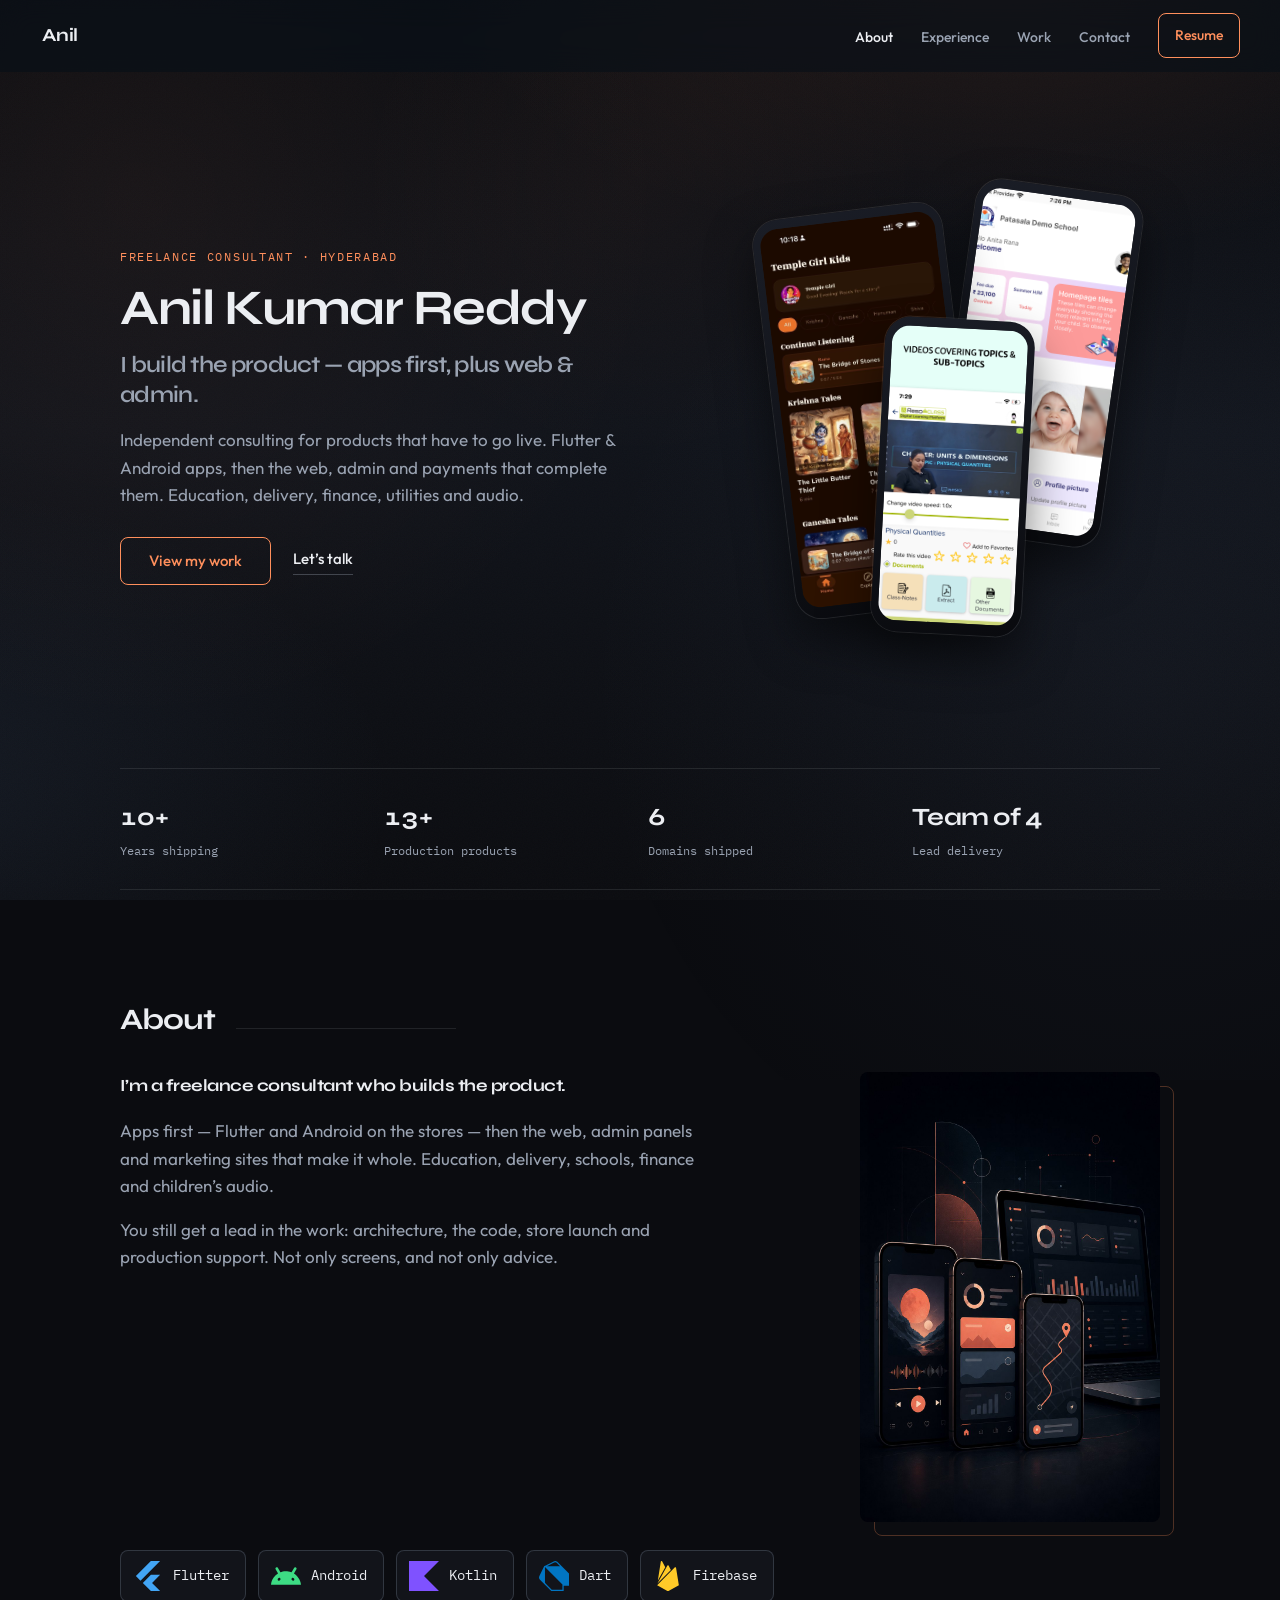
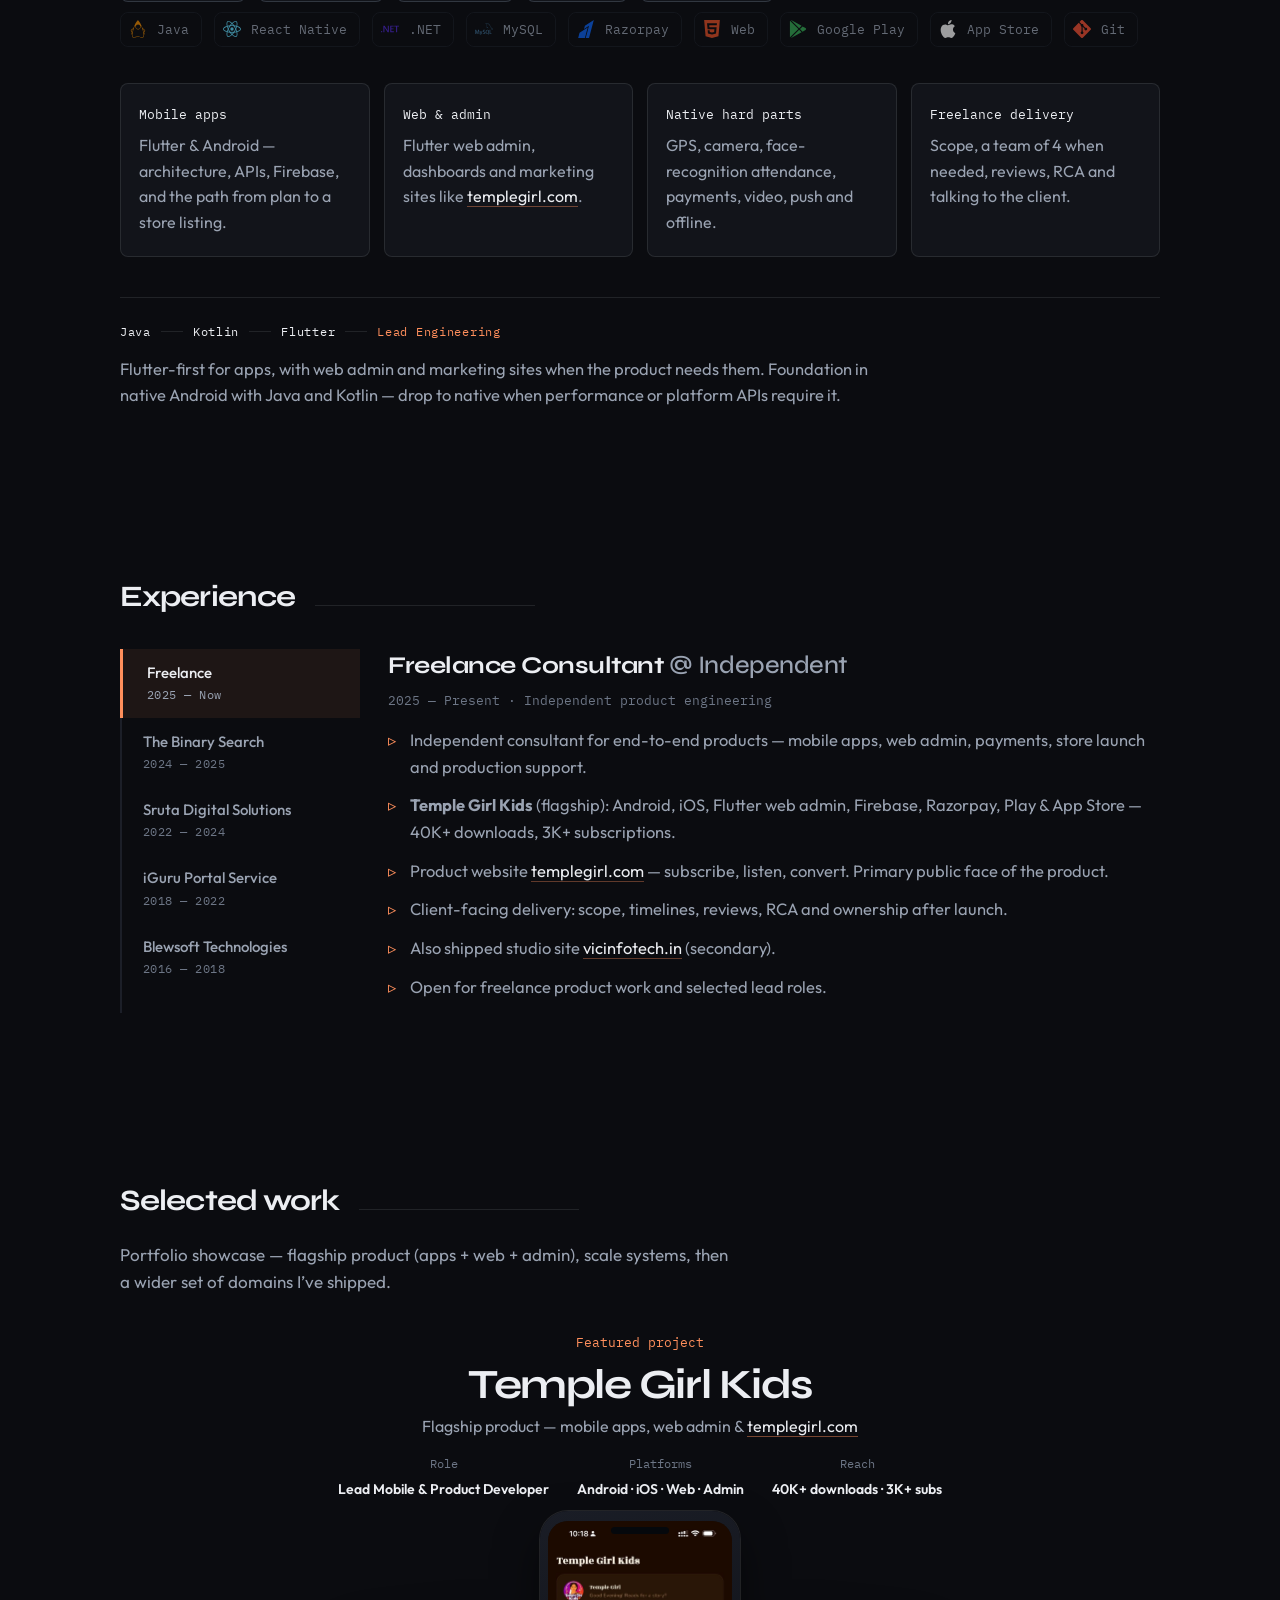
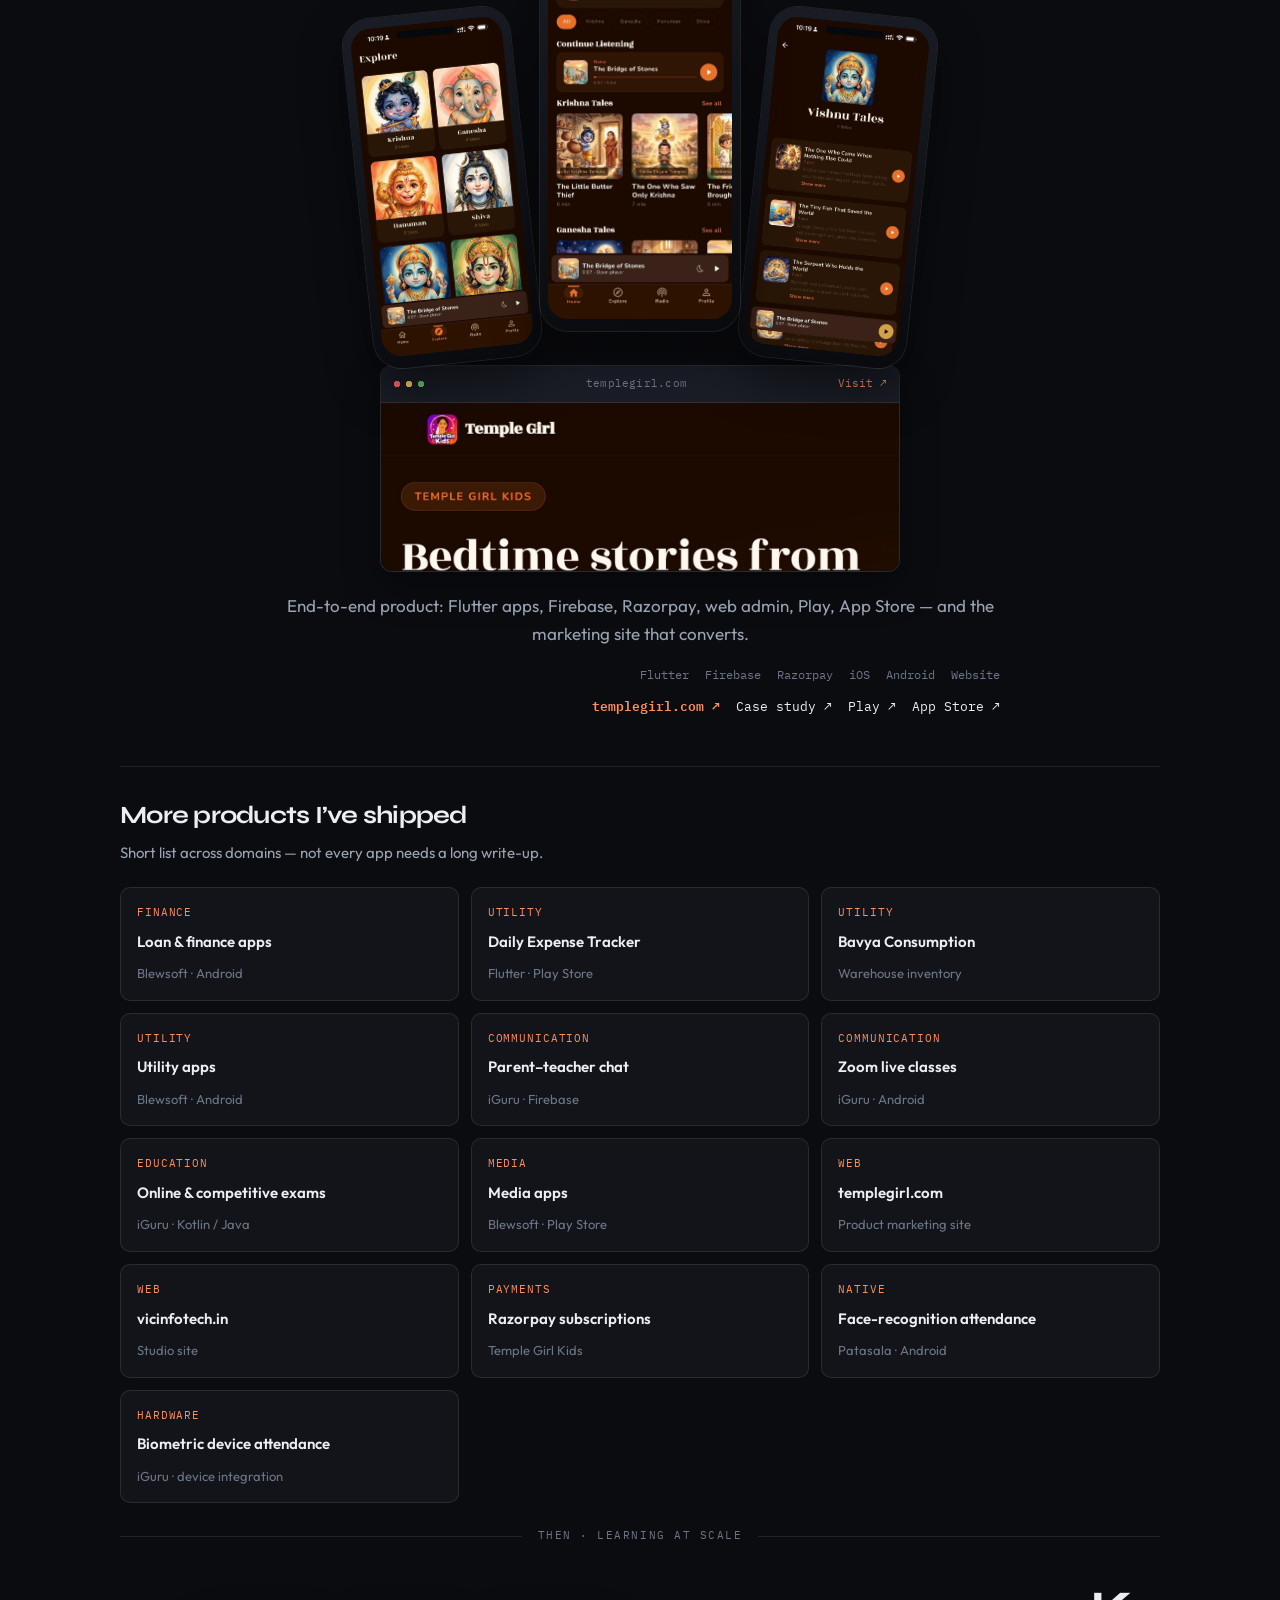
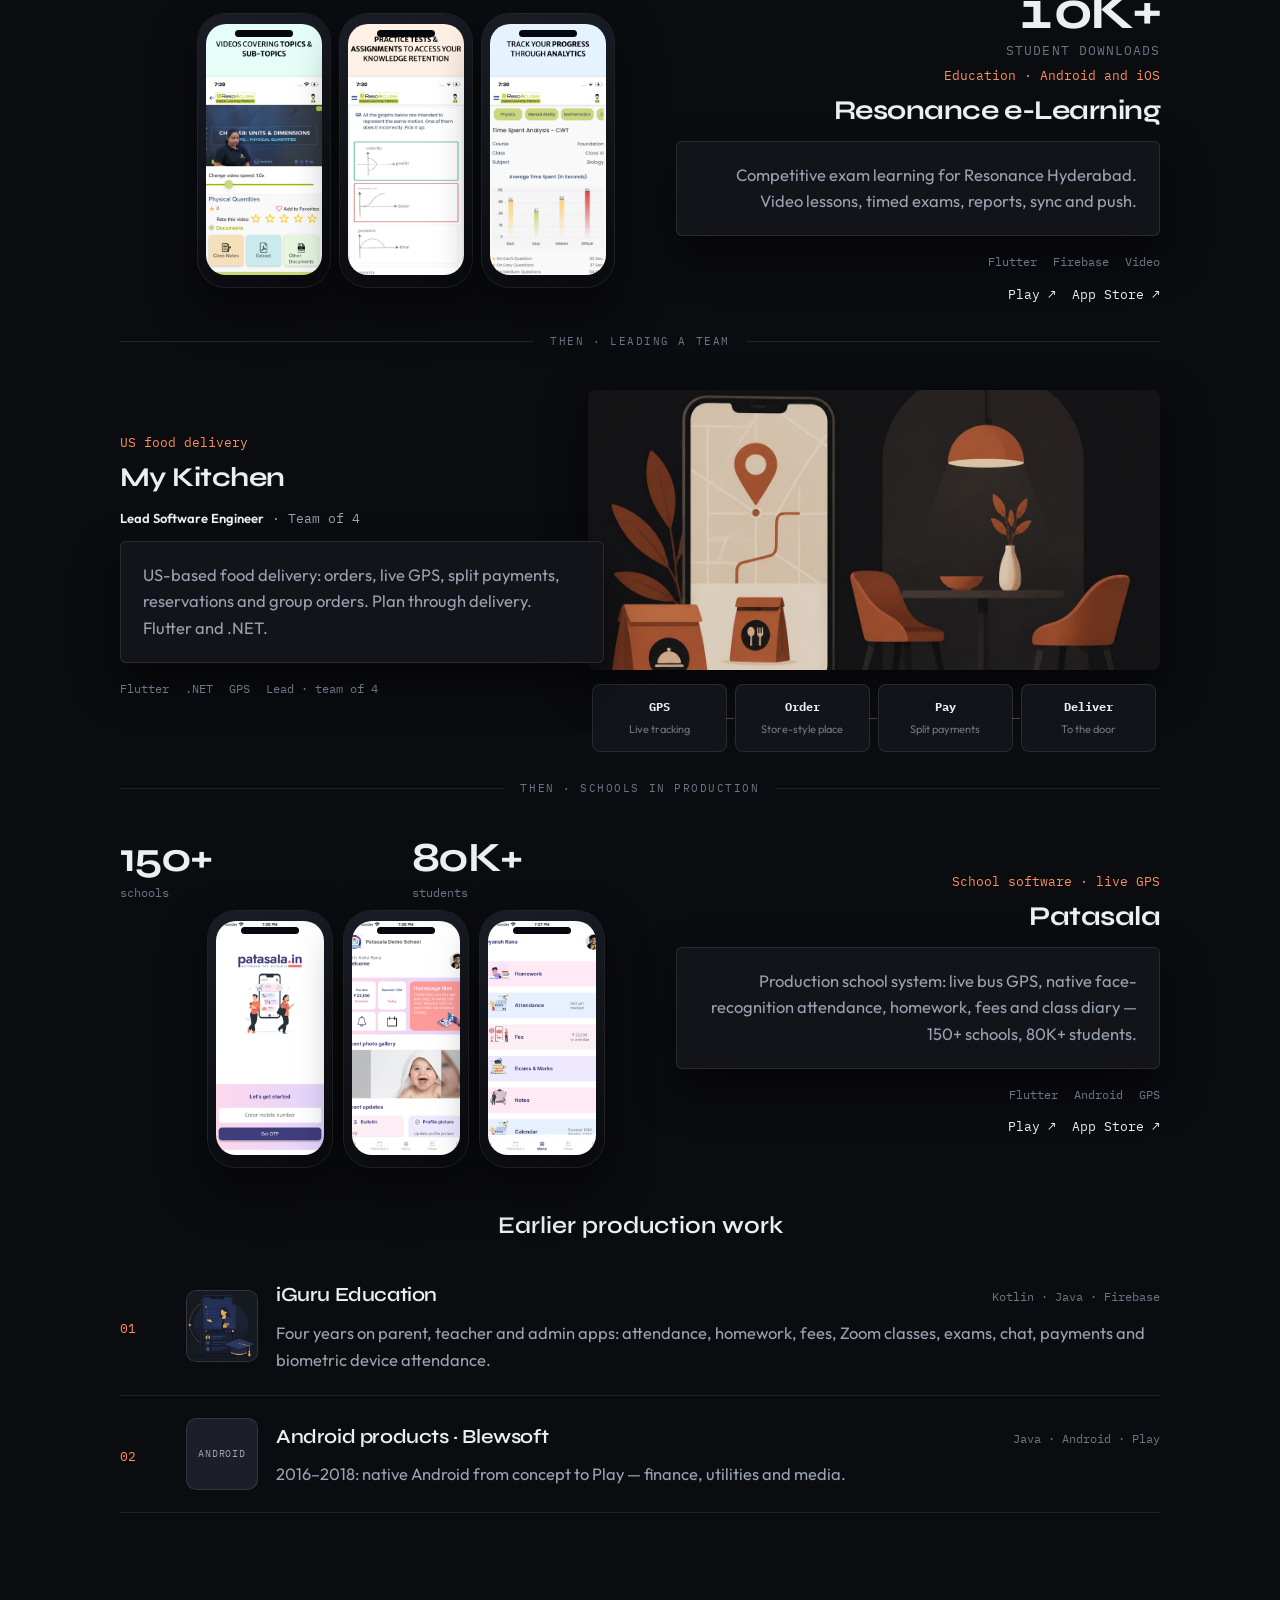
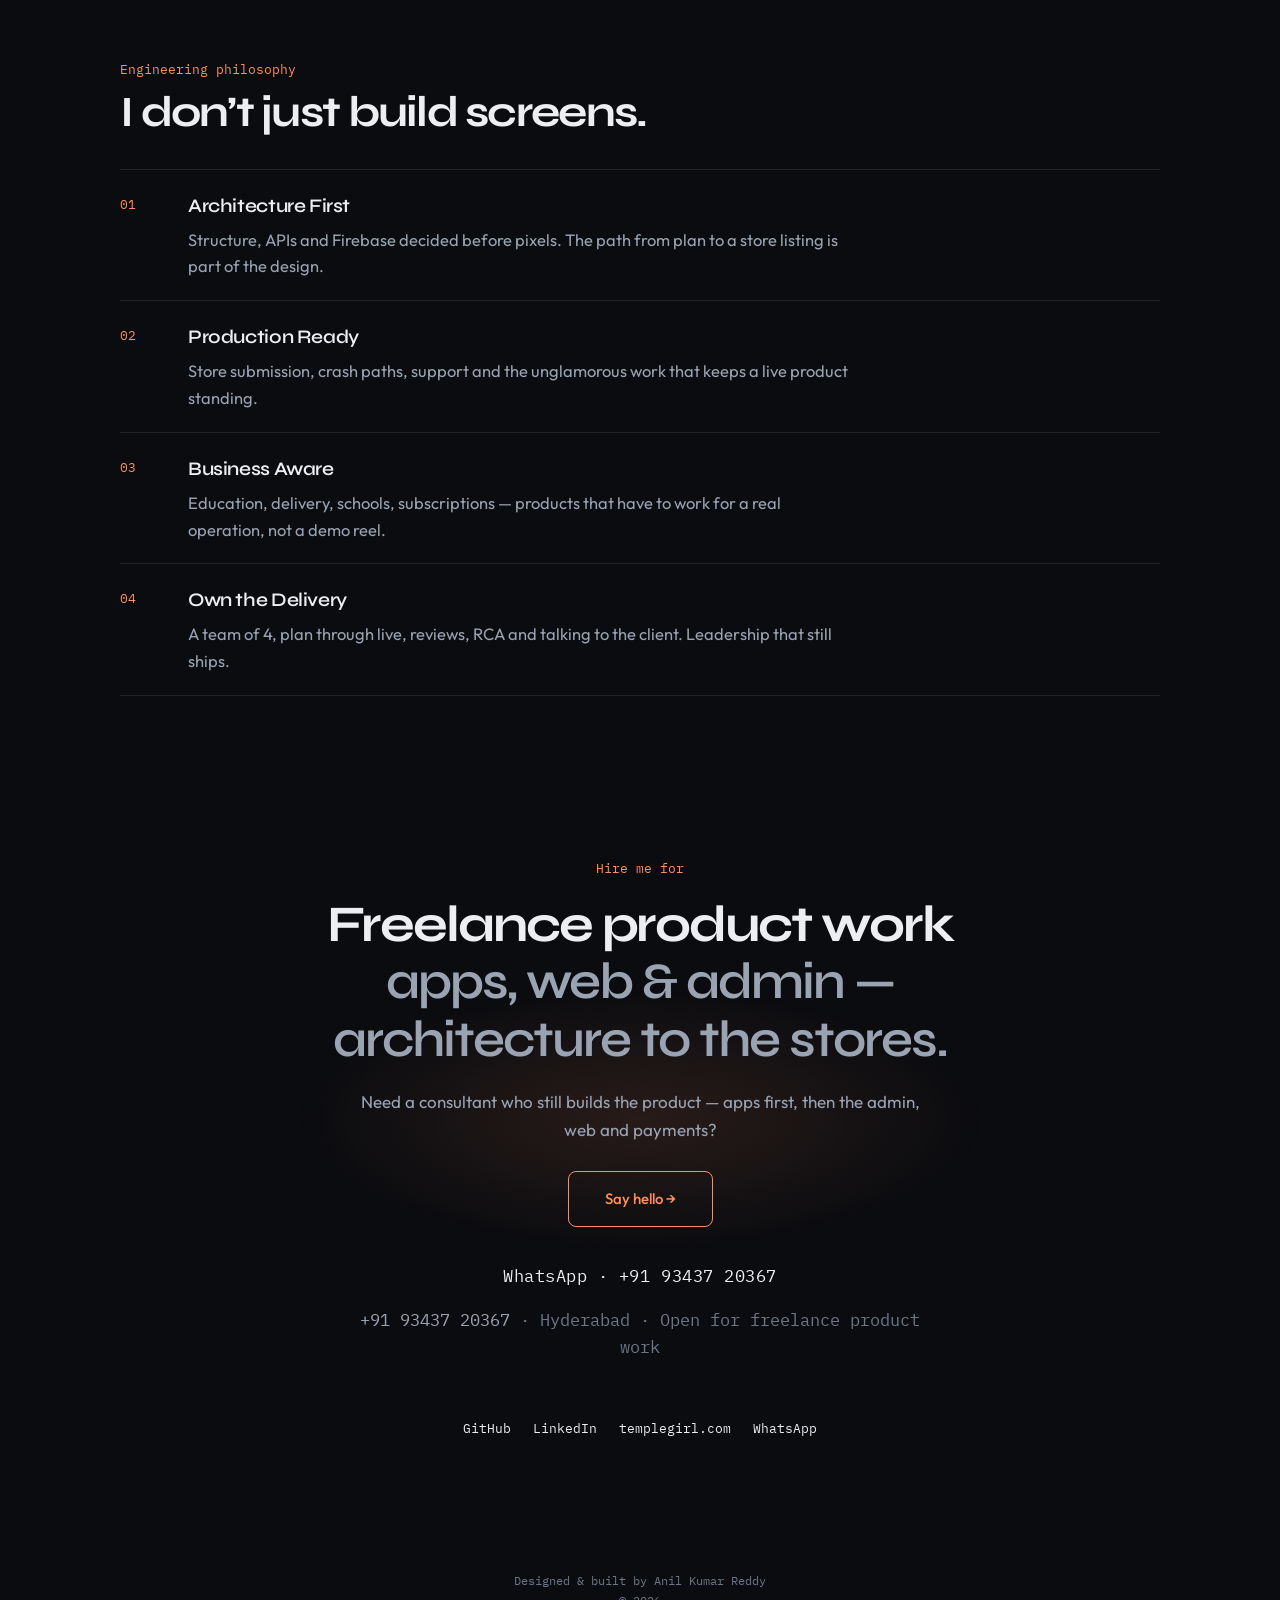
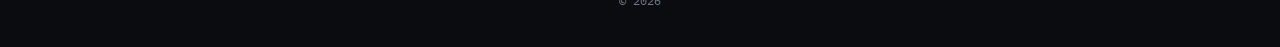
<file: index.html>
<!DOCTYPE html>
<html lang="en">
<head>
  <meta charset="UTF-8">
  <meta name="viewport" content="width=device-width, initial-scale=1.0">
  <title>Anil Kumar Reddy — Freelance Consultant | Apps, Web &amp; Admin</title>
  <meta name="description" content="Freelance consultant who builds the product — Flutter &amp; Android apps first, plus web, admin panels and store launch. 10+ years across education, delivery, finance and audio.">
  <link rel="canonical" href="https://anil-android-flutter.github.io/my-portfolio/">
  <meta property="og:type" content="website">
  <meta property="og:title" content="Anil Kumar Reddy — Freelance Consultant | Apps, Web &amp; Admin">
  <meta property="og:description" content="Independent product engineering: Flutter &amp; Android apps, web and admin — education, delivery, finance, utilities and audio.">
  <meta property="og:url" content="https://anil-android-flutter.github.io/my-portfolio/">
  <meta property="og:image" content="https://anil-android-flutter.github.io/my-portfolio/assets/og-cover.jpg">
  <meta property="og:image:width" content="1200">
  <meta property="og:image:height" content="630">
  <meta property="og:image:alt" content="Anil Kumar Reddy — Freelance Consultant | Apps, Web &amp; Admin">
  <meta name="twitter:card" content="summary_large_image">
  <meta name="twitter:title" content="Anil Kumar Reddy — Freelance Consultant | Apps, Web &amp; Admin">
  <meta name="twitter:description" content="Independent product engineering: Flutter &amp; Android apps, web and admin — education, delivery, finance, utilities and audio.">
  <meta name="twitter:image" content="https://anil-android-flutter.github.io/my-portfolio/assets/og-cover.jpg">
  <link rel="icon" href="./assets/favicon.svg" type="image/svg+xml">
  <link rel="preconnect" href="https://fonts.googleapis.com">
  <link rel="preconnect" href="https://fonts.gstatic.com" crossorigin>
  <link href="https://fonts.googleapis.com/css2?family=IBM+Plex+Mono:wght@400;500&family=Outfit:wght@400;500;600;700&family=Syne:wght@600;700;800&display=swap" rel="stylesheet">
  <link rel="stylesheet" href="./css/styles.css">
</head>
<body>
  <a class="skip" href="#content">Skip to content</a>

  <div class="loader" id="loader" aria-hidden="true">
    <div class="loader-mark">A</div>
    <div class="loader-bar"><i></i></div>
    <p>Apps · Web · Admin</p>
  </div>

  <div class="fx" aria-hidden="true">
    <div class="fx-vignette"></div>
    <div class="fx-orbs"></div>
    <div class="fx-grain"></div>
    <div class="fx-spot" id="spot"></div>
  </div>

  <div class="menu-scrim" id="menuScrim" hidden></div>

  <header class="site-header">
    <a class="logo" href="#top" aria-label="Anil Kumar Reddy — Home">Anil</a>
    <button class="menu-toggle" type="button" aria-label="Open menu" aria-expanded="false"><span></span></button>
    <nav class="nav-links" aria-label="Primary">
      <ol>
        <li><a href="#about">About</a></li>
        <li><a href="#experience">Experience</a></li>
        <li><a href="#work">Work</a></li>
        <li><a href="#contact">Contact</a></li>
      </ol>
      <a class="btn-resume" href="./assets/Anil_Lead_Software_Engineer.pdf" target="_blank" rel="noopener">Resume</a>
    </nav>
  </header>

  <main id="top">
    <section class="hero" id="content">
      <div class="hero-layout">
        <div class="hero-text">
          <p class="intro-line hero-anim">Freelance consultant · Hyderabad</p>
          <h1 class="hero-name hero-anim">Anil Kumar Reddy</h1>
          <p class="hero-tagline hero-anim">I build the product — apps first, plus web &amp; admin.</p>
          <p class="hero-copy hero-anim">Independent consulting for products that have to go live. Flutter &amp; Android apps, then the web, admin and payments that complete them. Education, delivery, finance, utilities and audio.</p>
          <div class="hero-actions hero-anim">
            <a class="btn-outline" href="#work">View my work</a>
            <a class="btn-text" href="#contact">Let’s talk</a>
          </div>
        </div>
        <div class="hero-gallery" aria-hidden="true">
          <figure class="hero-phone hero-phone-a">
            <img src="./assets/apps/tgk-shot0.jpg?v=hd3" alt="" width="738" height="1600" decoding="async">
          </figure>
          <figure class="hero-phone hero-phone-b">
            <img src="./assets/apps/patasala-shot1.jpg" alt="" width="392" height="696" decoding="async">
          </figure>
          <figure class="hero-phone hero-phone-c">
            <img src="./assets/apps/reso-shot0.jpg" alt="" width="390" height="844" decoding="async">
          </figure>
        </div>
      </div>
    </section>

    <section class="proof-band" aria-label="Proof points">
      <ul class="proof">
        <li><strong>10+</strong><span>Years shipping</span></li>
        <li><strong>13+</strong><span>Production products</span></li>
        <li><strong>6</strong><span>Domains shipped</span></li>
        <li><strong>Team of 4</strong><span>Lead delivery</span></li>
      </ul>
    </section>

    <section class="block" id="about">
      <h2 class="numbered">About</h2>
      <div class="about-grid">
        <div class="about-copy">
          <p class="about-lead">I’m a freelance consultant who builds the product.</p>
          <p>Apps first — Flutter and Android on the stores — then the web, admin panels and marketing sites that make it whole. Education, delivery, schools, finance and children’s audio.</p>
          <p>You still get a lead in the work: architecture, the code, store launch and production support. Not only screens, and not only advice.</p>
        </div>
        <div class="about-visual">
          <img src="./assets/ill-products.jpg" alt="Product work — mobile apps, web admin and dashboards" width="1024" height="1536" decoding="async">
        </div>
      </div>
      <ul class="skill-row skill-primary" aria-label="Core stack">
        <li><img src="./assets/skills/flutter.svg" alt="" width="28" height="28"><span>Flutter</span></li>
        <li><img src="./assets/skills/android.svg" alt="" width="28" height="28"><span>Android</span></li>
        <li><img src="./assets/skills/kotlin.svg" alt="" width="28" height="28"><span>Kotlin</span></li>
        <li><img src="./assets/skills/dart.svg" alt="" width="28" height="28"><span>Dart</span></li>
        <li><img src="./assets/skills/firebase.svg" alt="" width="28" height="28"><span>Firebase</span></li>
      </ul>
      <ul class="skill-row skill-secondary" aria-label="Also used in production">
        <li><img src="./assets/skills/java.svg" alt="" width="22" height="22"><span>Java</span></li>
        <li><img src="./assets/skills/react.svg" alt="" width="22" height="22"><span>React Native</span></li>
        <li><img src="./assets/skills/dotnet.svg" alt="" width="22" height="22"><span>.NET</span></li>
        <li><img src="./assets/skills/mysql.svg" alt="" width="22" height="22"><span>MySQL</span></li>
        <li><img src="./assets/skills/razorpay.svg" alt="" width="22" height="22"><span>Razorpay</span></li>
        <li><img src="./assets/skills/html5.svg" alt="" width="22" height="22"><span>Web</span></li>
        <li><img src="./assets/skills/googleplay.svg" alt="" width="22" height="22"><span>Google Play</span></li>
        <li><img src="./assets/skills/apple.svg" alt="" width="22" height="22"><span>App Store</span></li>
        <li><img src="./assets/skills/git.svg" alt="" width="22" height="22"><span>Git</span></li>
      </ul>
      <ul class="owns">
        <li>
          <p>Mobile apps</p>
          <p>Flutter &amp; Android — architecture, APIs, Firebase, and the path from plan to a store listing.</p>
        </li>
        <li>
          <p>Web &amp; admin</p>
          <p>Flutter web admin, dashboards and marketing sites like <a href="https://www.templegirl.com/" target="_blank" rel="noopener">templegirl.com</a>.</p>
        </li>
        <li>
          <p>Native hard parts</p>
          <p>GPS, camera, face-recognition attendance, payments, video, push and offline.</p>
        </li>
        <li>
          <p>Freelance delivery</p>
          <p>Scope, a team of 4 when needed, reviews, RCA and talking to the client.</p>
        </li>
      </ul>

      <aside class="foundation reveal">
        <p class="foundation-path" aria-hidden="true"><span>Java</span><i></i><span>Kotlin</span><i></i><span>Flutter</span><i></i><span>Lead Engineering</span></p>
        <p>Flutter-first for apps, with web admin and marketing sites when the product needs them. Foundation in native Android with Java and Kotlin — drop to native when performance or platform APIs require it.</p>
      </aside>
    </section>

    <section class="block" id="experience">
      <h2 class="numbered">Experience</h2>
      <div class="jobs">
        <div class="job-tabs" role="tablist" aria-label="Companies">
          <button type="button" role="tab" id="tab-0" aria-controls="job-0" aria-selected="true" data-job="0" tabindex="0">Freelance <small>2025 — Now</small></button>
          <button type="button" role="tab" id="tab-1" aria-controls="job-1" aria-selected="false" data-job="1" tabindex="-1">The Binary Search <small>2024 — 2025</small></button>
          <button type="button" role="tab" id="tab-2" aria-controls="job-2" aria-selected="false" data-job="2" tabindex="-1">Sruta Digital Solutions <small>2022 — 2024</small></button>
          <button type="button" role="tab" id="tab-3" aria-controls="job-3" aria-selected="false" data-job="3" tabindex="-1">iGuru Portal Service <small>2018 — 2022</small></button>
          <button type="button" role="tab" id="tab-4" aria-controls="job-4" aria-selected="false" data-job="4" tabindex="-1">Blewsoft Technologies <small>2016 — 2018</small></button>
        </div>
        <div class="job-panels">
          <article class="job-panel is-on" role="tabpanel" id="job-0" aria-labelledby="tab-0">
            <h3>Freelance Consultant <span>@ Independent</span></h3>
            <p class="when">2025 — Present · Independent product engineering</p>
            <ul>
              <li>Independent consultant for end-to-end products — mobile apps, web admin, payments, store launch and production support.</li>
              <li><strong>Temple Girl Kids</strong> (flagship): Android, iOS, Flutter web admin, Firebase, Razorpay, Play &amp; App Store — 40K+ downloads, 3K+ subscriptions.</li>
              <li>Product website <a href="https://www.templegirl.com/" target="_blank" rel="noopener">templegirl.com</a> — subscribe, listen, convert. Primary public face of the product.</li>
              <li>Client-facing delivery: scope, timelines, reviews, RCA and ownership after launch.</li>
              <li>Also shipped studio site <a href="https://vicinfotech.in/" target="_blank" rel="noopener">vicinfotech.in</a> (secondary).</li>
              <li>Open for freelance product work and selected lead roles.</li>
            </ul>
          </article>
          <article class="job-panel" role="tabpanel" id="job-1" aria-labelledby="tab-1" hidden>
            <h3>Lead Software Engineer <span>@ The Binary Search</span></h3>
            <p class="when">2024 — 2025</p>
            <ul>
              <li>Led My Kitchen for a US-based food company (order, delivery, dine-in) — plan through execution as Lead Software Engineer.</li>
              <li>Maintained a team of 4 and owned end-to-end deliverables. Built in Flutter and .NET; AWS was handled by a separate team.</li>
              <li>GPS tracking, split payments, reservations, group booking and group orders — plus store-style order place and delivery.</li>
            </ul>
          </article>
          <article class="job-panel" role="tabpanel" id="job-2" aria-labelledby="tab-2" hidden>
            <h3>Senior Software Engineer <span>@ Sruta Digital Solutions Pvt. Ltd.</span></h3>
            <p class="when">2022 — 2024</p>
            <ul>
              <li>Patasala: parent, staff and admin apps — live bus GPS, homework, fees, class diary — 150+ schools, 80K+ students.</li>
              <li>Native Android face-recognition attendance alongside Flutter.</li>
              <li>Dashboards, APIs and production support.</li>
            </ul>
          </article>
          <article class="job-panel" role="tabpanel" id="job-3" aria-labelledby="tab-3" hidden>
            <h3>Senior Software Developer <span>@ iGuru Portal Service Pvt. Ltd.</span></h3>
            <p class="when">2018 — 2022</p>
            <ul>
              <li>School platform for parents, teachers and admins — attendance, homework, fee collection, online classes, exams and results.</li>
              <li>Native Android (Java → Kotlin): Zoom live classes, online and competitive exams, Firebase chat, payments and push.</li>
              <li>Biometric device integration for school attendance alongside the parent, teacher and admin apps.</li>
              <li>Best Employee Award.</li>
            </ul>
          </article>
          <article class="job-panel" role="tabpanel" id="job-4" aria-labelledby="tab-4" hidden>
            <h3>Software Engineer <span>@ Blewsoft Technologies Pvt. Ltd.</span></h3>
            <p class="when">2016 — 2018</p>
            <ul>
              <li>Shipped native Android apps from concept to production — finance, utilities and media.</li>
              <li>Owned the full loop: requirements, build, testing and Play release.</li>
              <li>Best Employee Award.</li>
            </ul>
          </article>
        </div>
      </div>
    </section>

    <section class="block" id="work">
      <h2 class="numbered">Selected work</h2>
      <p class="block-lead">Portfolio showcase — flagship product (apps + web + admin), scale systems, then a wider set of domains I’ve shipped.</p>

      <article class="showcase">
        <p class="feat-kicker">Featured project</p>
        <h3>Temple Girl Kids</h3>
        <p class="showcase-sub">Flagship product — mobile apps, web admin &amp; <a href="https://www.templegirl.com/" target="_blank" rel="noopener">templegirl.com</a></p>
        <p class="showcase-role">
          <span>Role <strong>Lead Mobile &amp; Product Developer</strong></span>
          <span>Platforms <strong>Android · iOS · Web · Admin</strong></span>
          <span>Reach <strong>40K+ downloads · 3K+ subs</strong></span>
        </p>

        <div class="phone-cluster showcase-phones">
          <figure class="phone tilt-l">
            <img src="./assets/apps/tgk-shot1.jpg?v=hd3" alt="Temple Girl Kids Explore screen" width="738" height="1600" loading="lazy" decoding="async">
          </figure>
          <figure class="phone phone-hero">
            <img src="./assets/apps/tgk-shot0.jpg?v=hd3" alt="Temple Girl Kids home screen" width="738" height="1600" loading="lazy" decoding="async">
          </figure>
          <figure class="phone tilt-r">
            <img src="./assets/apps/tgk-shot2.jpg?v=hd3" alt="Temple Girl Kids story list" width="738" height="1600" loading="lazy" decoding="async">
          </figure>
        </div>

        <a class="site-card" href="https://www.templegirl.com/" target="_blank" rel="noopener">
          <div class="site-card-bar">
            <span class="site-card-dots" aria-hidden="true"></span>
            <span class="site-card-url">templegirl.com</span>
            <span class="site-card-go">Visit ↗</span>
          </div>
          <img src="./assets/apps/templegirl-web.jpg?v=hd5" alt="templegirl.com marketing website" width="1200" height="420" loading="lazy" decoding="async">
        </a>

        <div class="showcase-meta">
          <p class="showcase-copy">End-to-end product: Flutter apps, Firebase, Razorpay, web admin, Play, App Store — and the marketing site that converts.</p>
          <ul class="mini-tags showcase-tags">
            <li>Flutter</li>
            <li>Firebase</li>
            <li>Razorpay</li>
            <li>iOS</li>
            <li>Android</li>
            <li>Website</li>
          </ul>
          <div class="feat-links showcase-links">
            <a class="link-primary" href="https://www.templegirl.com/" target="_blank" rel="noopener">templegirl.com ↗</a>
            <a href="./work/temple-girl-kids.html">Case study ↗</a>
            <a href="https://play.google.com/store/apps/details?id=com.templegirlkids.templegirl" target="_blank" rel="noopener">Play ↗</a>
            <a href="https://apps.apple.com/us/app/temple-girl-kids/id6772048283" target="_blank" rel="noopener">App Store ↗</a>
          </div>
        </div>
      </article>

      <div class="catalog">
        <h3 class="catalog-title">More products I’ve shipped</h3>
        <p class="catalog-lead">Short list across domains — not every app needs a long write-up.</p>
        <ul class="catalog-grid">
          <li>
            <span class="catalog-type">Finance</span>
            <strong>Loan &amp; finance apps</strong>
            <em>Blewsoft · Android</em>
          </li>
          <li>
            <span class="catalog-type">Utility</span>
            <strong>Daily Expense Tracker</strong>
            <em>Flutter · Play Store</em>
          </li>
          <li>
            <span class="catalog-type">Utility</span>
            <strong>Bavya Consumption</strong>
            <em>Warehouse inventory</em>
          </li>
          <li>
            <span class="catalog-type">Utility</span>
            <strong>Utility apps</strong>
            <em>Blewsoft · Android</em>
          </li>
          <li>
            <span class="catalog-type">Communication</span>
            <strong>Parent–teacher chat</strong>
            <em>iGuru · Firebase</em>
          </li>
          <li>
            <span class="catalog-type">Communication</span>
            <strong>Zoom live classes</strong>
            <em>iGuru · Android</em>
          </li>
          <li>
            <span class="catalog-type">Education</span>
            <strong>Online &amp; competitive exams</strong>
            <em>iGuru · Kotlin / Java</em>
          </li>
          <li>
            <span class="catalog-type">Media</span>
            <strong>Media apps</strong>
            <em>Blewsoft · Play Store</em>
          </li>
          <li>
            <span class="catalog-type">Web</span>
            <strong>templegirl.com</strong>
            <em>Product marketing site</em>
          </li>
          <li>
            <span class="catalog-type">Web</span>
            <strong>vicinfotech.in</strong>
            <em>Studio site</em>
          </li>
          <li>
            <span class="catalog-type">Payments</span>
            <strong>Razorpay subscriptions</strong>
            <em>Temple Girl Kids</em>
          </li>
          <li>
            <span class="catalog-type">Native</span>
            <strong>Face-recognition attendance</strong>
            <em>Patasala · Android</em>
          </li>
          <li>
            <span class="catalog-type">Hardware</span>
            <strong>Biometric device attendance</strong>
            <em>iGuru · device integration</em>
          </li>
        </ul>
      </div>

      <p class="story-rule"><span>Then · learning at scale</span></p>

      <article class="feat feat-metric">
        <div class="feat-visual-stack">
          <div class="metric-phones">
            <figure class="phone">
              <img src="./assets/apps/reso-shot0.jpg" alt="Resonance e-Learning video lesson" width="390" height="844" loading="lazy" decoding="async">
            </figure>
            <figure class="phone">
              <img src="./assets/apps/reso-shot2.jpg" alt="Resonance e-Learning practice test" width="390" height="844" loading="lazy" decoding="async">
            </figure>
            <figure class="phone">
              <img src="./assets/apps/reso-shot1.jpg" alt="Resonance e-Learning progress" width="390" height="844" loading="lazy" decoding="async">
            </figure>
          </div>
        </div>
        <div class="feat-copy">
          <p class="stat-huge">10K+<span>student downloads</span></p>
          <p class="feat-kicker">Education · Android and iOS</p>
          <h3>Resonance e-Learning</h3>
          <p>Competitive exam learning for Resonance Hyderabad. Video lessons, timed exams, reports, sync and push.</p>
          <ul class="mini-tags"><li>Flutter</li><li>Firebase</li><li>Video</li></ul>
          <div class="feat-links">
            <a href="https://play.google.com/store/apps/details?id=com.resonancehyderabad.resoclass&amp;hl=en_IN" target="_blank" rel="noopener">Play ↗</a>
            <a href="https://apps.apple.com/us/app/resonance-e-learning/id6499460371" target="_blank" rel="noopener">App Store ↗</a>
          </div>
        </div>
      </article>

      <p class="story-rule"><span>Then · leading a team</span></p>

      <article class="feat feat-alt">
        <div class="feat-visual-stack">
          <div class="feat-media feat-ill tile-kitchen">
            <img src="./assets/ill-kitchen.jpg" alt="My Kitchen — orders, delivery and dine-in" loading="lazy" decoding="async">
          </div>
          <ol class="flow" aria-label="Product flow">
            <li><strong>GPS</strong><span>Live tracking</span></li>
            <li><strong>Order</strong><span>Store-style place</span></li>
            <li><strong>Pay</strong><span>Split payments</span></li>
            <li><strong>Deliver</strong><span>To the door</span></li>
          </ol>
        </div>
        <div class="feat-copy">
          <p class="feat-kicker">US food delivery</p>
          <h3>My Kitchen</h3>
          <p class="role-line"><strong>Lead Software Engineer</strong> · Team of 4</p>
          <p>US-based food delivery: orders, live GPS, split payments, reservations and group orders. Plan through delivery. Flutter and .NET.</p>
          <ul class="mini-tags"><li>Flutter</li><li>.NET</li><li>GPS</li><li>Lead · team of 4</li></ul>
        </div>
      </article>

      <p class="story-rule"><span>Then · schools in production</span></p>

      <article class="feat feat-scale">
        <div class="feat-visual-stack">
          <div class="scale-band">
            <p><strong>150+</strong> schools</p>
            <p><strong>80K+</strong> students</p>
          </div>
          <div class="phone-row">
            <figure class="phone">
              <img src="./assets/apps/patasala-shot0.jpg" alt="Patasala get started" width="390" height="844" loading="lazy" decoding="async">
            </figure>
            <figure class="phone">
              <img src="./assets/apps/patasala-shot1.jpg" alt="Patasala parent homepage" width="392" height="696" loading="lazy" decoding="async">
            </figure>
            <figure class="phone">
              <img src="./assets/apps/patasala-shot2.jpg" alt="Patasala features" width="390" height="844" loading="lazy" decoding="async">
            </figure>
          </div>
        </div>
        <div class="feat-copy">
          <p class="feat-kicker">School software · live GPS</p>
          <h3>Patasala</h3>
          <p>Production school system: live bus GPS, native face-recognition attendance, homework, fees and class diary — 150+ schools, 80K+ students.</p>
          <ul class="mini-tags"><li>Flutter</li><li>Android</li><li>GPS</li></ul>
          <div class="feat-links">
            <a href="https://play.google.com/store/apps/details?id=patasala.teacher&amp;hl=en_IN" target="_blank" rel="noopener">Play ↗</a>
            <a href="https://apps.apple.com/us/app/patasala-parent/id1418416623" target="_blank" rel="noopener">App Store ↗</a>
          </div>
        </div>
      </article>

      <h3 class="other-title">Earlier production work</h3>
      <ol class="other-list">
        <li>
          <span class="other-idx">01</span>
          <figure class="other-thumb tile-iguru">
            <img src="./assets/ill-iguru.jpg" alt="" width="160" height="160" loading="lazy" decoding="async">
          </figure>
          <div>
            <div class="other-head">
              <h4>iGuru Education</h4>
              <p class="mini">Kotlin · Java · Firebase</p>
            </div>
            <p>Four years on parent, teacher and admin apps: attendance, homework, fees, Zoom classes, exams, chat, payments and biometric device attendance.</p>
          </div>
        </li>
        <li>
          <span class="other-idx">02</span>
          <figure class="other-thumb other-thumb-mark tile-blew" aria-hidden="true">
            <span>Android</span>
          </figure>
          <div>
            <div class="other-head">
              <h4>Android products · Blewsoft</h4>
              <p class="mini">Java · Android · Play</p>
            </div>
            <p>2016–2018: native Android from concept to Play — finance, utilities and media.</p>
          </div>
        </li>
      </ol>
    </section>

    <section class="block philosophy" id="approach">
      <p class="feat-kicker">Engineering philosophy</p>
      <h2 class="philo-title">I don’t just build screens.</h2>
      <ol class="credo">
        <li class="reveal">
          <span>01</span>
          <h3>Architecture First</h3>
          <p>Structure, APIs and Firebase decided before pixels. The path from plan to a store listing is part of the design.</p>
        </li>
        <li class="reveal">
          <span>02</span>
          <h3>Production Ready</h3>
          <p>Store submission, crash paths, support and the unglamorous work that keeps a live product standing.</p>
        </li>
        <li class="reveal">
          <span>03</span>
          <h3>Business Aware</h3>
          <p>Education, delivery, schools, subscriptions — products that have to work for a real operation, not a demo reel.</p>
        </li>
        <li class="reveal">
          <span>04</span>
          <h3>Own the Delivery</h3>
          <p>A team of 4, plan through live, reviews, RCA and talking to the client. Leadership that still ships.</p>
        </li>
      </ol>
    </section>

    <section class="block contact-block" id="contact">
      <p class="feat-kicker">Hire me for</p>
      <h2>Freelance product work<em>apps, web &amp; admin — architecture to the stores.</em></h2>
      <p class="contact-offer">Need a consultant who still builds the product — apps first, then the admin, web and payments?</p>
      <a class="btn-outline btn-lg" href="https://wa.me/919343720367?text=Hi%20Anil%2C%20I%27d%20like%20to%20talk%20about%20a%20project." target="_blank" rel="noopener">Say hello →</a>
      <p class="contact-mail">
        <a href="https://wa.me/919343720367?text=Hi%20Anil%2C%20I%27d%20like%20to%20talk%20about%20a%20project." target="_blank" rel="noopener">WhatsApp · +91 93437 20367</a>
      </p>
      <p class="contact-meta">
        <a href="tel:+919343720367">+91 93437 20367</a> · Hyderabad · Open for freelance product work
      </p>
      <div class="mobile-socials">
        <a href="https://github.com/anil-android-flutter" target="_blank" rel="noopener">GitHub</a>
        <a href="https://www.linkedin.com/in/c-anil-kumar-reddy-286482154/" target="_blank" rel="noopener">LinkedIn</a>
        <a href="https://www.templegirl.com/" target="_blank" rel="noopener">templegirl.com</a>
        <a href="https://wa.me/919343720367?text=Hi%20Anil%2C%20I%27d%20like%20to%20talk%20about%20a%20project." target="_blank" rel="noopener">WhatsApp</a>
      </div>
    </section>
  </main>

  <footer class="site-footer">Designed &amp; built by Anil Kumar Reddy<br>© 2026</footer>
  <script src="./js/main.js" defer></script>
</body>
</html>
</file>
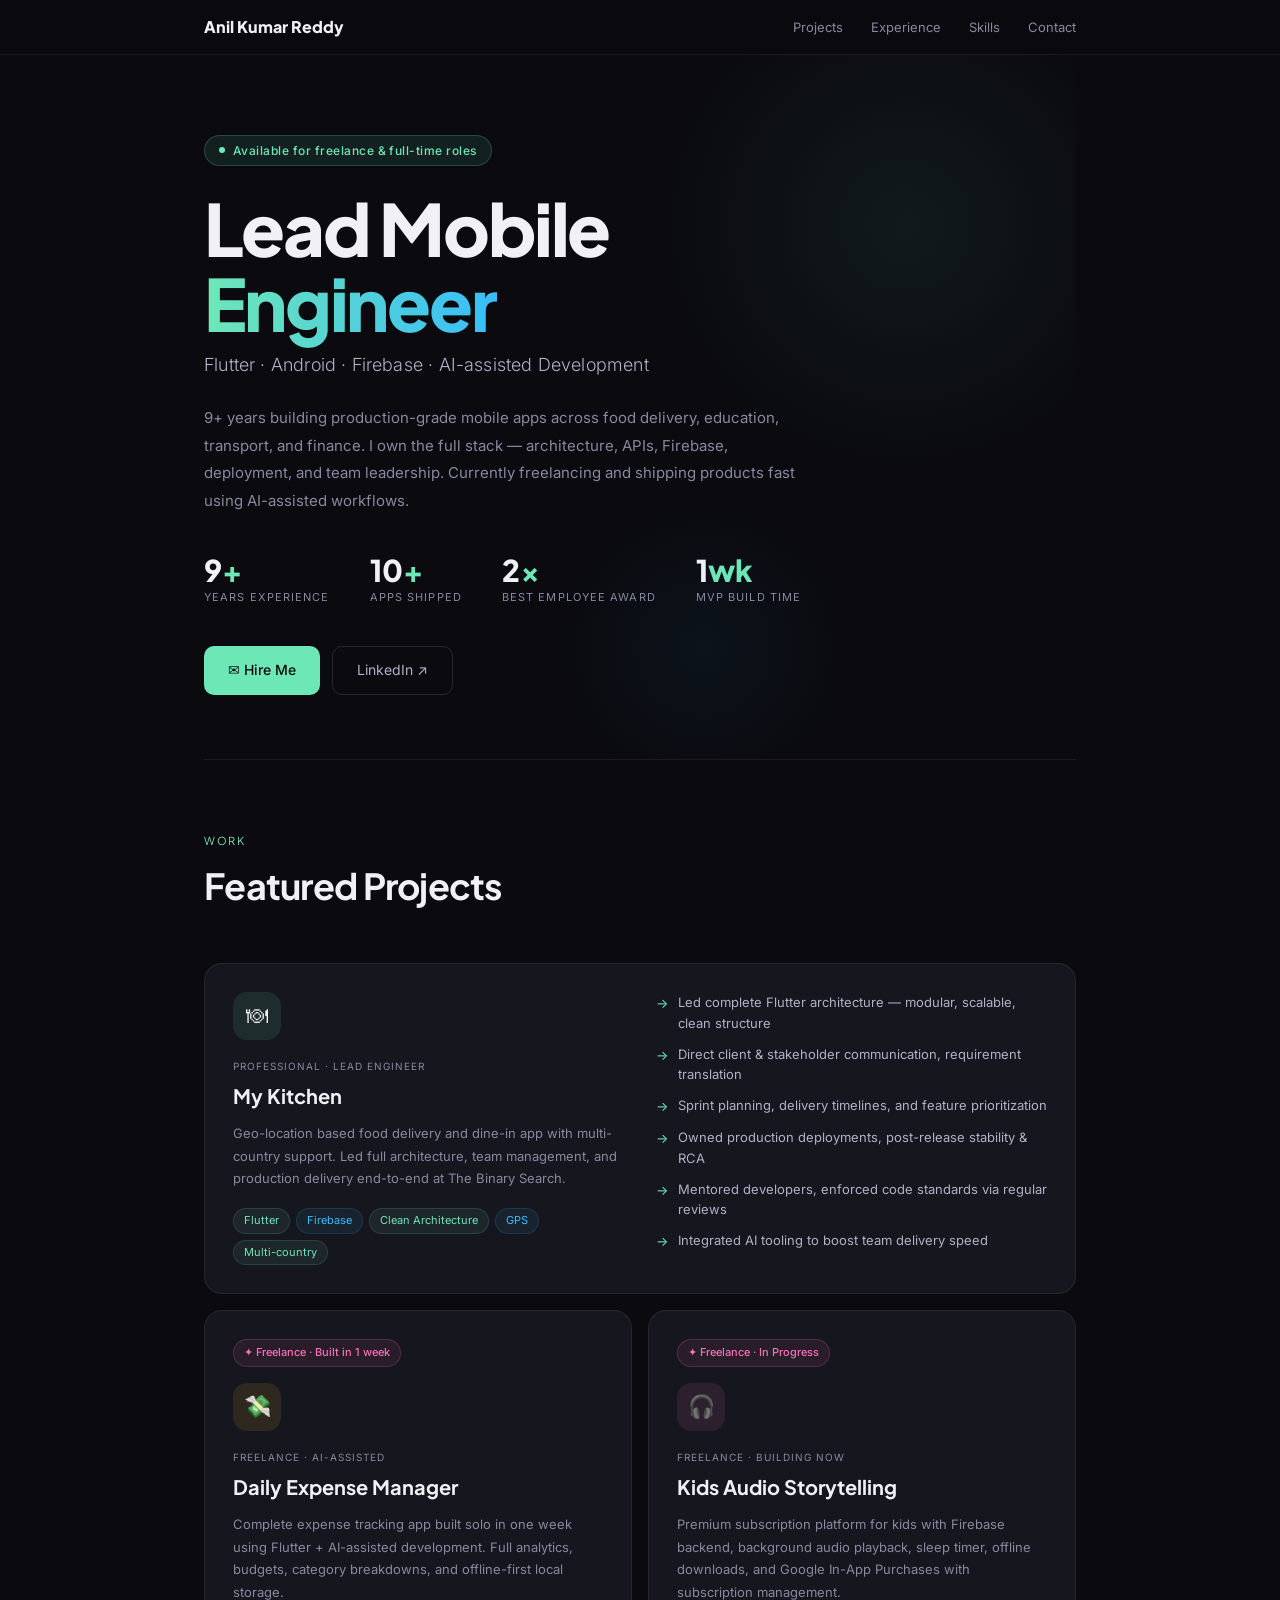
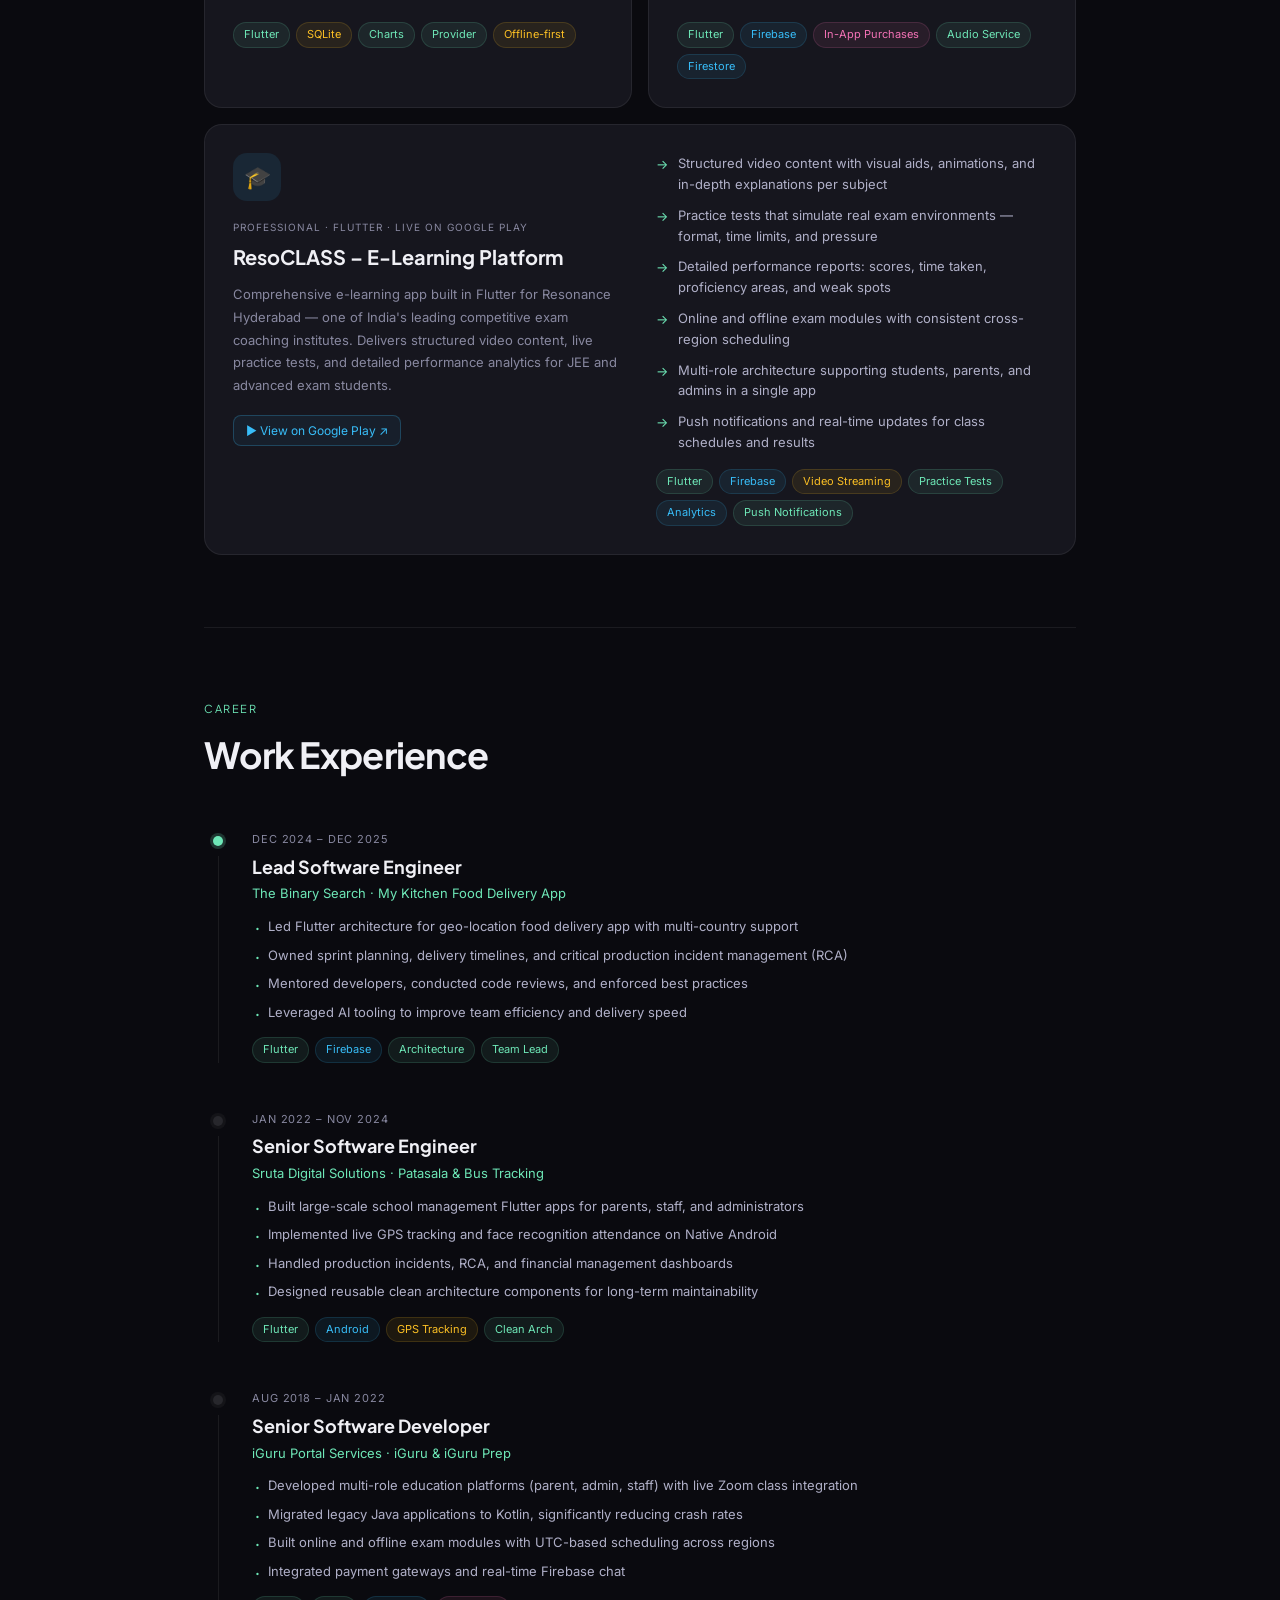
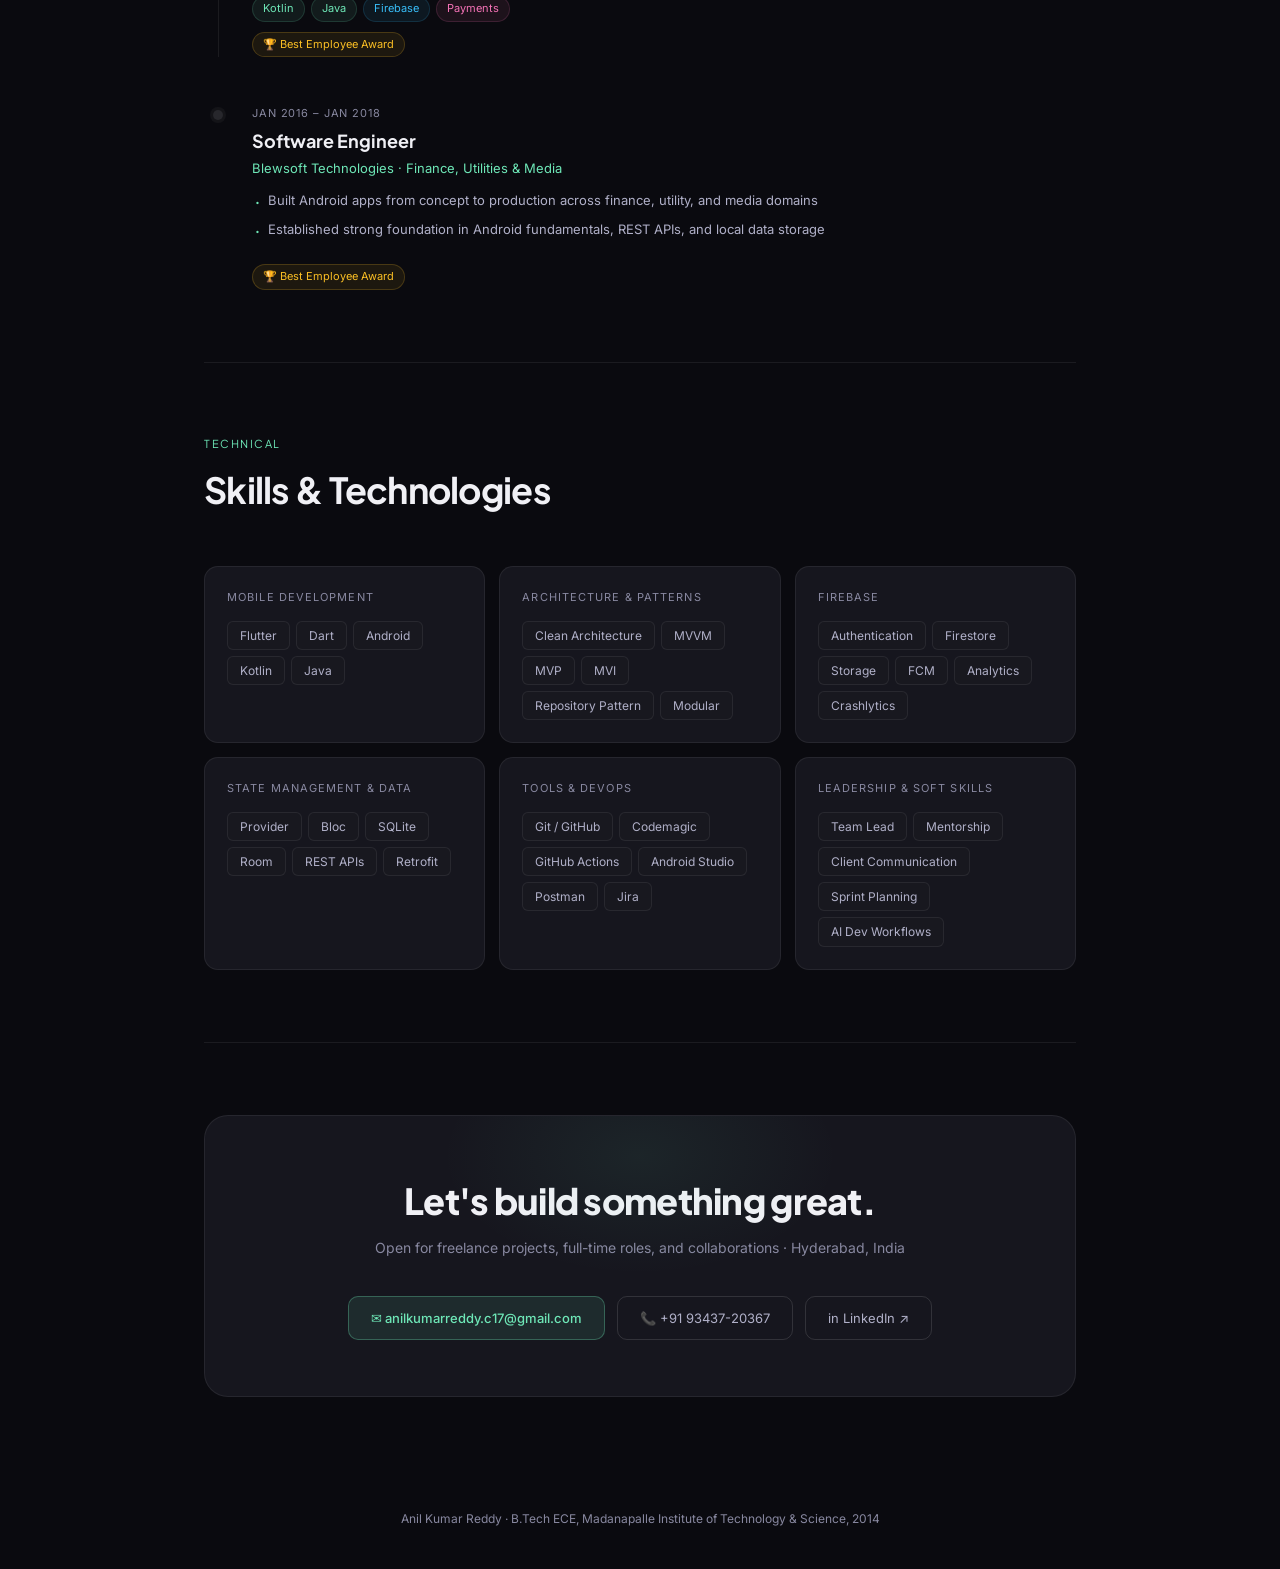
<file: anil_kumar_reddy_portfolio.html>
<!DOCTYPE html>
<html lang="en">
<head>
<meta charset="UTF-8">
<meta name="viewport" content="width=device-width, initial-scale=1.0">
<title>Anil Kumar Reddy – Lead Mobile Engineer</title>
<meta name="description" content="Lead Mobile Engineer with 9+ years of experience in Flutter, Android & Firebase. Available for freelance and full-time roles.">
<link rel="preconnect" href="https://fonts.googleapis.com">
<link rel="preconnect" href="https://fonts.gstatic.com" crossorigin>
<link href="https://fonts.googleapis.com/css2?family=Plus+Jakarta+Sans:wght@400;500;600;700;800&family=Inter:wght@300;400;500&display=swap" rel="stylesheet">
<style>
  *, *::before, *::after { box-sizing: border-box; margin: 0; padding: 0; }

  :root {
    --bg: #0A0A0F;
    --bg2: #111118;
    --bg3: #18181f;
    --card: #16161e;
    --card2: #1e1e28;
    --border: rgba(255,255,255,0.07);
    --border2: rgba(255,255,255,0.12);
    --accent: #6EE7B7;
    --accent2: #38BDF8;
    --accent3: #F472B6;
    --text: #F0F0F5;
    --muted: #8888A0;
    --muted2: #B0B0C8;
    --tag-bg: rgba(110,231,183,0.08);
    --tag-color: #6EE7B7;
  }

  html { scroll-behavior: smooth; }

  body {
    font-family: 'Inter', sans-serif;
    background: var(--bg);
    color: var(--text);
    line-height: 1.6;
    font-size: 15px;
    -webkit-font-smoothing: antialiased;
  }

  .wrap { max-width: 920px; margin: 0 auto; padding: 0 24px; }

  /* NAV */
  .nav {
    position: sticky;
    top: 0;
    z-index: 100;
    background: rgba(10,10,15,0.92);
    backdrop-filter: blur(12px);
    -webkit-backdrop-filter: blur(12px);
    border-bottom: 1px solid var(--border);
    padding: 14px 0;
  }
  .nav-inner {
    display: flex;
    align-items: center;
    justify-content: space-between;
  }
  .nav-logo {
    font-family: 'Plus Jakarta Sans', sans-serif;
    font-weight: 800;
    font-size: 16px;
    color: var(--text);
    text-decoration: none;
  }
  .nav-links {
    display: flex;
    gap: 28px;
    list-style: none;
  }
  .nav-links a {
    font-size: 13px;
    color: var(--muted);
    text-decoration: none;
    transition: color 0.2s;
  }
  .nav-links a:hover { color: var(--text); }

  /* HERO */
  .hero {
    padding: 80px 0 64px;
    border-bottom: 1px solid var(--border);
    position: relative;
    overflow: hidden;
  }
  .hero::before {
    content: '';
    position: absolute;
    top: -80px; right: -80px;
    width: 500px; height: 500px;
    background: radial-gradient(circle, rgba(110,231,183,0.07) 0%, transparent 70%);
    pointer-events: none;
  }
  .hero::after {
    content: '';
    position: absolute;
    bottom: -40px; left: 40%;
    width: 300px; height: 300px;
    background: radial-gradient(circle, rgba(56,189,248,0.05) 0%, transparent 70%);
    pointer-events: none;
  }

  .badge {
    display: inline-flex;
    align-items: center;
    gap: 8px;
    background: rgba(110,231,183,0.1);
    border: 1px solid rgba(110,231,183,0.2);
    color: var(--accent);
    font-size: 12px;
    font-weight: 500;
    padding: 5px 14px;
    border-radius: 100px;
    letter-spacing: 0.04em;
    margin-bottom: 24px;
  }
  .badge-dot {
    width: 6px; height: 6px;
    background: var(--accent);
    border-radius: 50%;
    animation: pulse 2s infinite;
  }
  @keyframes pulse {
    0%,100% { opacity: 1; }
    50% { opacity: 0.3; }
  }

  .hero-name {
    font-family: 'Plus Jakarta Sans', sans-serif;
    font-size: clamp(40px, 8vw, 72px);
    font-weight: 800;
    line-height: 1.05;
    letter-spacing: -0.03em;
    margin-bottom: 10px;
    color: var(--text);
  }
  .hero-name span {
    background: linear-gradient(90deg, var(--accent), var(--accent2));
    -webkit-background-clip: text;
    -webkit-text-fill-color: transparent;
    background-clip: text;
  }

  .hero-title {
    font-size: 18px;
    color: var(--muted2);
    font-weight: 300;
    margin-bottom: 24px;
    letter-spacing: 0.01em;
  }

  .hero-desc {
    font-size: 15px;
    color: var(--muted);
    max-width: 600px;
    line-height: 1.85;
    margin-bottom: 40px;
  }

  .stats {
    display: flex;
    gap: 40px;
    flex-wrap: wrap;
    margin-bottom: 40px;
  }
  .stat-num {
    font-family: 'Plus Jakarta Sans', sans-serif;
    font-size: 30px;
    font-weight: 800;
    color: var(--text);
    line-height: 1;
    margin-bottom: 4px;
  }
  .stat-num span { color: var(--accent); }
  .stat-label { font-size: 11px; color: var(--muted); text-transform: uppercase; letter-spacing: 0.1em; }

  .cta-row {
    display: flex;
    gap: 12px;
    flex-wrap: wrap;
  }
  .btn-primary {
    display: inline-flex;
    align-items: center;
    gap: 8px;
    background: var(--accent);
    color: #0A0A0F;
    font-family: 'Inter', sans-serif;
    font-weight: 500;
    font-size: 14px;
    padding: 12px 24px;
    border-radius: 10px;
    text-decoration: none;
    border: none;
    cursor: pointer;
    transition: opacity 0.2s, transform 0.2s;
  }
  .btn-primary:hover { opacity: 0.85; transform: translateY(-1px); }
  .btn-ghost {
    display: inline-flex;
    align-items: center;
    gap: 8px;
    background: transparent;
    color: var(--muted2);
    font-family: 'Inter', sans-serif;
    font-weight: 400;
    font-size: 14px;
    padding: 12px 24px;
    border-radius: 10px;
    text-decoration: none;
    border: 1px solid var(--border2);
    cursor: pointer;
    transition: border-color 0.2s, color 0.2s, transform 0.2s;
  }
  .btn-ghost:hover { border-color: var(--muted); color: var(--text); transform: translateY(-1px); }

  /* SECTIONS */
  section { padding: 72px 0; border-bottom: 1px solid var(--border); }
  section:last-of-type { border-bottom: none; }

  .sec-label {
    font-family: 'Plus Jakarta Sans', sans-serif;
    font-size: 11px;
    text-transform: uppercase;
    letter-spacing: 0.14em;
    color: var(--accent);
    margin-bottom: 8px;
  }
  .sec-title {
    font-family: 'Plus Jakarta Sans', sans-serif;
    font-size: clamp(24px, 4vw, 36px);
    font-weight: 700;
    letter-spacing: -0.02em;
    margin-bottom: 48px;
    color: var(--text);
  }

  /* PROJECTS */
  .projects-grid {
    display: grid;
    grid-template-columns: 1fr 1fr;
    gap: 16px;
  }
  @media (max-width: 640px) { .projects-grid { grid-template-columns: 1fr; } }

  .proj-card {
    background: var(--card);
    border: 1px solid var(--border);
    border-radius: 18px;
    padding: 28px;
    transition: border-color 0.25s, transform 0.25s;
  }
  .proj-card:hover { border-color: var(--border2); transform: translateY(-3px); }

  .proj-card.featured {
    grid-column: span 2;
    display: grid;
    grid-template-columns: 1fr 1fr;
    gap: 32px;
    align-items: start;
  }
  @media (max-width: 640px) {
    .proj-card.featured {
      grid-column: span 1;
      grid-template-columns: 1fr;
    }
  }

  .proj-icon {
    width: 48px; height: 48px;
    border-radius: 14px;
    display: flex; align-items: center; justify-content: center;
    font-size: 22px;
    margin-bottom: 18px;
  }
  .proj-icon.green { background: rgba(110,231,183,0.1); }
  .proj-icon.blue  { background: rgba(56,189,248,0.1); }
  .proj-icon.pink  { background: rgba(244,114,182,0.1); }
  .proj-icon.amber { background: rgba(251,191,36,0.1); }

  .proj-type {
    font-size: 10px;
    text-transform: uppercase;
    letter-spacing: 0.1em;
    color: var(--muted);
    margin-bottom: 6px;
  }
  .proj-name {
    font-family: 'Plus Jakarta Sans', sans-serif;
    font-size: 20px;
    font-weight: 700;
    color: var(--text);
    margin-bottom: 10px;
  }
  .proj-desc {
    font-size: 13px;
    color: var(--muted);
    line-height: 1.75;
    margin-bottom: 18px;
  }
  .proj-tags { display: flex; gap: 6px; flex-wrap: wrap; }
  .tag {
    font-size: 11px;
    padding: 3px 10px;
    border-radius: 100px;
    background: var(--tag-bg);
    color: var(--tag-color);
    border: 1px solid rgba(110,231,183,0.15);
  }
  .tag.blue  { background: rgba(56,189,248,0.08);  color: #38BDF8; border-color: rgba(56,189,248,0.15); }
  .tag.pink  { background: rgba(244,114,182,0.08); color: #F472B6; border-color: rgba(244,114,182,0.15); }
  .tag.amber { background: rgba(251,191,36,0.08);  color: #FBBF24; border-color: rgba(251,191,36,0.15); }

  .proj-highlights {
    list-style: none;
    display: flex;
    flex-direction: column;
    gap: 10px;
  }
  .proj-highlights li {
    display: flex;
    align-items: flex-start;
    gap: 10px;
    font-size: 13px;
    color: var(--muted2);
    line-height: 1.6;
  }
  .proj-highlights li::before {
    content: '→';
    color: var(--accent);
    flex-shrink: 0;
    margin-top: 1px;
  }

  .freelance-pill {
    display: inline-flex;
    align-items: center;
    gap: 6px;
    background: rgba(244,114,182,0.08);
    border: 1px solid rgba(244,114,182,0.2);
    color: var(--accent3);
    font-size: 11px;
    font-weight: 500;
    padding: 4px 10px;
    border-radius: 100px;
    margin-bottom: 16px;
  }

  /* EXPERIENCE TIMELINE */
  .exp-list { display: flex; flex-direction: column; }

  .exp-item {
    display: grid;
    grid-template-columns: 28px 1fr;
    gap: 0 20px;
    padding-bottom: 48px;
  }
  .exp-item:last-child { padding-bottom: 0; }

  .exp-line {
    display: flex;
    flex-direction: column;
    align-items: center;
  }
  .exp-dot {
    width: 10px; height: 10px;
    border-radius: 50%;
    background: var(--accent);
    box-shadow: 0 0 0 3px rgba(110,231,183,0.2);
    flex-shrink: 0;
    margin-top: 5px;
  }
  .exp-dot.dim {
    background: var(--border2);
    box-shadow: 0 0 0 3px rgba(255,255,255,0.04);
  }
  .exp-connector {
    width: 1px;
    flex: 1;
    background: var(--border);
    margin-top: 10px;
  }

  .exp-period {
    font-size: 11px;
    color: var(--muted);
    text-transform: uppercase;
    letter-spacing: 0.08em;
    margin-bottom: 4px;
  }
  .exp-role {
    font-family: 'Plus Jakarta Sans', sans-serif;
    font-size: 18px;
    font-weight: 700;
    color: var(--text);
    margin-bottom: 2px;
  }
  .exp-company {
    font-size: 13px;
    color: var(--accent);
    margin-bottom: 12px;
  }
  .exp-points {
    list-style: none;
    display: flex;
    flex-direction: column;
    gap: 7px;
    margin-bottom: 14px;
  }
  .exp-points li {
    font-size: 13px;
    color: var(--muted2);
    line-height: 1.65;
    padding-left: 16px;
    position: relative;
  }
  .exp-points li::before {
    content: '·';
    position: absolute;
    left: 3px;
    color: var(--accent);
    font-size: 18px;
    top: -2px;
  }

  .award-pill {
    display: inline-flex;
    align-items: center;
    gap: 5px;
    background: rgba(251,191,36,0.08);
    border: 1px solid rgba(251,191,36,0.2);
    color: #FBBF24;
    font-size: 11px;
    padding: 3px 10px;
    border-radius: 100px;
    margin-top: 10px;
  }

  /* SKILLS */
  .skills-grid {
    display: grid;
    grid-template-columns: repeat(auto-fit, minmax(240px, 1fr));
    gap: 14px;
  }
  .skill-card {
    background: var(--card);
    border: 1px solid var(--border);
    border-radius: 14px;
    padding: 22px;
  }
  .skill-cat {
    font-size: 11px;
    text-transform: uppercase;
    letter-spacing: 0.1em;
    color: var(--muted);
    margin-bottom: 14px;
  }
  .skill-pills { display: flex; flex-wrap: wrap; gap: 6px; }
  .skill-pill {
    font-size: 12px;
    padding: 4px 12px;
    border-radius: 6px;
    background: var(--bg3);
    color: var(--muted2);
    border: 1px solid var(--border);
  }

  /* CONTACT */
  .contact-card {
    background: var(--card);
    border: 1px solid var(--border);
    border-radius: 24px;
    padding: 56px 40px;
    text-align: center;
    position: relative;
    overflow: hidden;
  }
  .contact-card::before {
    content: '';
    position: absolute;
    top: -80px; left: 50%; transform: translateX(-50%);
    width: 400px; height: 240px;
    background: radial-gradient(ellipse, rgba(110,231,183,0.07) 0%, transparent 70%);
    pointer-events: none;
  }
  .contact-heading {
    font-family: 'Plus Jakarta Sans', sans-serif;
    font-size: clamp(24px, 4vw, 36px);
    font-weight: 800;
    margin-bottom: 8px;
    letter-spacing: -0.02em;
  }
  .contact-sub {
    font-size: 14px;
    color: var(--muted);
    margin-bottom: 36px;
  }
  .contact-links {
    display: flex;
    gap: 12px;
    justify-content: center;
    flex-wrap: wrap;
  }
  .contact-link {
    display: inline-flex;
    align-items: center;
    gap: 8px;
    padding: 11px 22px;
    border-radius: 10px;
    font-size: 13px;
    text-decoration: none;
    font-weight: 400;
    transition: all 0.2s;
    border: 1px solid var(--border2);
    color: var(--muted2);
  }
  .contact-link:hover { border-color: var(--accent); color: var(--accent); transform: translateY(-1px); }
  .contact-link.primary {
    background: rgba(110,231,183,0.1);
    border-color: rgba(110,231,183,0.3);
    color: var(--accent);
    font-weight: 500;
  }

  /* FOOTER */
  .footer {
    text-align: center;
    padding: 40px 0;
    font-size: 12px;
    color: var(--muted);
  }

  /* RESPONSIVE */
  @media (max-width: 480px) {
    .stats { gap: 24px; }
    .contact-card { padding: 36px 20px; }
    .nav-links { gap: 16px; }
  }
</style>
</head>
<body>

<!-- NAV -->
<nav class="nav">
  <div class="wrap nav-inner">
    <a href="#" class="nav-logo">Anil Kumar Reddy</a>
    <ul class="nav-links">
      <li><a href="#projects">Projects</a></li>
      <li><a href="#experience">Experience</a></li>
      <li><a href="#skills">Skills</a></li>
      <li><a href="#contact">Contact</a></li>
    </ul>
  </div>
</nav>

<div class="wrap">

  <!-- HERO -->
  <div class="hero">
    <div class="badge">
      <span class="badge-dot"></span>
      Available for freelance &amp; full-time roles
    </div>
    <h1 class="hero-name">Lead Mobile<br><span>Engineer</span></h1>
    <p class="hero-title">Flutter · Android · Firebase · AI-assisted Development</p>
    <p class="hero-desc">
      9+ years building production-grade mobile apps across food delivery, education, transport, and finance. I own the full stack — architecture, APIs, Firebase, deployment, and team leadership. Currently freelancing and shipping products fast using AI-assisted workflows.
    </p>
    <div class="stats">
      <div class="stat-item">
        <div class="stat-num">9<span>+</span></div>
        <div class="stat-label">Years Experience</div>
      </div>
      <div class="stat-item">
        <div class="stat-num">10<span>+</span></div>
        <div class="stat-label">Apps Shipped</div>
      </div>
      <div class="stat-item">
        <div class="stat-num">2<span>×</span></div>
        <div class="stat-label">Best Employee Award</div>
      </div>
      <div class="stat-item">
        <div class="stat-num">1<span>wk</span></div>
        <div class="stat-label">MVP Build Time</div>
      </div>
    </div>
    <div class="cta-row">
      <a href="mailto:anilkumarreddy.c17@gmail.com" class="btn-primary">✉ Hire Me</a>
      <a href="https://www.linkedin.com/in/c-anil-kumar-reddy-286482154/" target="_blank" rel="noopener" class="btn-ghost">LinkedIn ↗</a>
    </div>
  </div>

  <!-- PROJECTS -->
  <section id="projects">
    <div class="sec-label">Work</div>
    <div class="sec-title">Featured Projects</div>
    <div class="projects-grid">

      <!-- My Kitchen – Featured -->
      <div class="proj-card featured">
        <div>
          <div class="proj-icon green">🍽</div>
          <div class="proj-type">Professional · Lead Engineer</div>
          <div class="proj-name">My Kitchen</div>
          <div class="proj-desc">Geo-location based food delivery and dine-in app with multi-country support. Led full architecture, team management, and production delivery end-to-end at The Binary Search.</div>
          <div class="proj-tags">
            <span class="tag">Flutter</span>
            <span class="tag blue">Firebase</span>
            <span class="tag">Clean Architecture</span>
            <span class="tag blue">GPS</span>
            <span class="tag">Multi-country</span>
          </div>
        </div>
        <div>
          <ul class="proj-highlights">
            <li>Led complete Flutter architecture — modular, scalable, clean structure</li>
            <li>Direct client &amp; stakeholder communication, requirement translation</li>
            <li>Sprint planning, delivery timelines, and feature prioritization</li>
            <li>Owned production deployments, post-release stability &amp; RCA</li>
            <li>Mentored developers, enforced code standards via regular reviews</li>
            <li>Integrated AI tooling to boost team delivery speed</li>
          </ul>
        </div>
      </div>

      <!-- Expense Tracker -->
      <div class="proj-card">
        <div class="freelance-pill">✦ Freelance · Built in 1 week</div>
        <div class="proj-icon amber">💸</div>
        <div class="proj-type">Freelance · AI-assisted</div>
        <div class="proj-name">Daily Expense Manager</div>
        <div class="proj-desc">Complete expense tracking app built solo in one week using Flutter + AI-assisted development. Full analytics, budgets, category breakdowns, and offline-first local storage.</div>
        <div class="proj-tags">
          <span class="tag">Flutter</span>
          <span class="tag amber">SQLite</span>
          <span class="tag">Charts</span>
          <span class="tag">Provider</span>
          <span class="tag amber">Offline-first</span>
        </div>
      </div>

      <!-- Kids Audio -->
      <div class="proj-card">
        <div class="freelance-pill">✦ Freelance · In Progress</div>
        <div class="proj-icon pink">🎧</div>
        <div class="proj-type">Freelance · Building Now</div>
        <div class="proj-name">Kids Audio Storytelling</div>
        <div class="proj-desc">Premium subscription platform for kids with Firebase backend, background audio playback, sleep timer, offline downloads, and Google In-App Purchases with subscription management.</div>
        <div class="proj-tags">
          <span class="tag">Flutter</span>
          <span class="tag blue">Firebase</span>
          <span class="tag pink">In-App Purchases</span>
          <span class="tag">Audio Service</span>
          <span class="tag blue">Firestore</span>
        </div>
      </div>

      <!-- ResoCLASS -->
      <div class="proj-card featured">
        <div>
          <div class="proj-icon blue">🎓</div>
          <div class="proj-type">Professional · Flutter · Live on Google Play</div>
          <div class="proj-name">ResoCLASS – E-Learning Platform</div>
          <div class="proj-desc">Comprehensive e-learning app built in Flutter for Resonance Hyderabad — one of India's leading competitive exam coaching institutes. Delivers structured video content, live practice tests, and detailed performance analytics for JEE and advanced exam students.</div>
          <div style="margin-top:14px">
            <a href="https://play.google.com/store/apps/details?id=com.resonancehyderabad.resoclass&hl=en_IN" target="_blank" rel="noopener" style="display:inline-flex;align-items:center;gap:6px;font-size:12px;color:var(--accent2);text-decoration:none;border:1px solid rgba(56,189,248,0.25);padding:5px 12px;border-radius:8px;background:rgba(56,189,248,0.06);">
              ▶ View on Google Play ↗
            </a>
          </div>
        </div>
        <div>
          <ul class="proj-highlights">
            <li>Structured video content with visual aids, animations, and in-depth explanations per subject</li>
            <li>Practice tests that simulate real exam environments — format, time limits, and pressure</li>
            <li>Detailed performance reports: scores, time taken, proficiency areas, and weak spots</li>
            <li>Online and offline exam modules with consistent cross-region scheduling</li>
            <li>Multi-role architecture supporting students, parents, and admins in a single app</li>
            <li>Push notifications and real-time updates for class schedules and results</li>
          </ul>
          <div class="proj-tags" style="margin-top:16px">
            <span class="tag">Flutter</span>
            <span class="tag blue">Firebase</span>
            <span class="tag amber">Video Streaming</span>
            <span class="tag">Practice Tests</span>
            <span class="tag blue">Analytics</span>
            <span class="tag">Push Notifications</span>
          </div>
        </div>
      </div>

    </div>
  </section>

  <!-- EXPERIENCE -->
  <section id="experience">
    <div class="sec-label">Career</div>
    <div class="sec-title">Work Experience</div>
    <div class="exp-list">

      <div class="exp-item">
        <div class="exp-line">
          <div class="exp-dot"></div>
          <div class="exp-connector"></div>
        </div>
        <div>
          <div class="exp-period">Dec 2024 – Dec 2025</div>
          <div class="exp-role">Lead Software Engineer</div>
          <div class="exp-company">The Binary Search · My Kitchen Food Delivery App</div>
          <ul class="exp-points">
            <li>Led Flutter architecture for geo-location food delivery app with multi-country support</li>
            <li>Owned sprint planning, delivery timelines, and critical production incident management (RCA)</li>
            <li>Mentored developers, conducted code reviews, and enforced best practices</li>
            <li>Leveraged AI tooling to improve team efficiency and delivery speed</li>
          </ul>
          <div class="proj-tags">
            <span class="tag">Flutter</span>
            <span class="tag blue">Firebase</span>
            <span class="tag">Architecture</span>
            <span class="tag">Team Lead</span>
          </div>
        </div>
      </div>

      <div class="exp-item">
        <div class="exp-line">
          <div class="exp-dot dim"></div>
          <div class="exp-connector"></div>
        </div>
        <div>
          <div class="exp-period">Jan 2022 – Nov 2024</div>
          <div class="exp-role">Senior Software Engineer</div>
          <div class="exp-company">Sruta Digital Solutions · Patasala &amp; Bus Tracking</div>
          <ul class="exp-points">
            <li>Built large-scale school management Flutter apps for parents, staff, and administrators</li>
            <li>Implemented live GPS tracking and face recognition attendance on Native Android</li>
            <li>Handled production incidents, RCA, and financial management dashboards</li>
            <li>Designed reusable clean architecture components for long-term maintainability</li>
          </ul>
          <div class="proj-tags">
            <span class="tag">Flutter</span>
            <span class="tag blue">Android</span>
            <span class="tag amber">GPS Tracking</span>
            <span class="tag">Clean Arch</span>
          </div>
        </div>
      </div>

      <div class="exp-item">
        <div class="exp-line">
          <div class="exp-dot dim"></div>
          <div class="exp-connector"></div>
        </div>
        <div>
          <div class="exp-period">Aug 2018 – Jan 2022</div>
          <div class="exp-role">Senior Software Developer</div>
          <div class="exp-company">iGuru Portal Services · iGuru &amp; iGuru Prep</div>
          <ul class="exp-points">
            <li>Developed multi-role education platforms (parent, admin, staff) with live Zoom class integration</li>
            <li>Migrated legacy Java applications to Kotlin, significantly reducing crash rates</li>
            <li>Built online and offline exam modules with UTC-based scheduling across regions</li>
            <li>Integrated payment gateways and real-time Firebase chat</li>
          </ul>
          <div class="proj-tags">
            <span class="tag">Kotlin</span>
            <span class="tag">Java</span>
            <span class="tag blue">Firebase</span>
            <span class="tag pink">Payments</span>
          </div>
          <div><span class="award-pill">🏆 Best Employee Award</span></div>
        </div>
      </div>

      <div class="exp-item">
        <div class="exp-line">
          <div class="exp-dot dim"></div>
        </div>
        <div>
          <div class="exp-period">Jan 2016 – Jan 2018</div>
          <div class="exp-role">Software Engineer</div>
          <div class="exp-company">Blewsoft Technologies · Finance, Utilities &amp; Media</div>
          <ul class="exp-points">
            <li>Built Android apps from concept to production across finance, utility, and media domains</li>
            <li>Established strong foundation in Android fundamentals, REST APIs, and local data storage</li>
          </ul>
          <div><span class="award-pill">🏆 Best Employee Award</span></div>
        </div>
      </div>

    </div>
  </section>

  <!-- SKILLS -->
  <section id="skills">
    <div class="sec-label">Technical</div>
    <div class="sec-title">Skills &amp; Technologies</div>
    <div class="skills-grid">
      <div class="skill-card">
        <div class="skill-cat">Mobile Development</div>
        <div class="skill-pills">
          <span class="skill-pill">Flutter</span>
          <span class="skill-pill">Dart</span>
          <span class="skill-pill">Android</span>
          <span class="skill-pill">Kotlin</span>
          <span class="skill-pill">Java</span>
        </div>
      </div>
      <div class="skill-card">
        <div class="skill-cat">Architecture &amp; Patterns</div>
        <div class="skill-pills">
          <span class="skill-pill">Clean Architecture</span>
          <span class="skill-pill">MVVM</span>
          <span class="skill-pill">MVP</span>
          <span class="skill-pill">MVI</span>
          <span class="skill-pill">Repository Pattern</span>
          <span class="skill-pill">Modular</span>
        </div>
      </div>
      <div class="skill-card">
        <div class="skill-cat">Firebase</div>
        <div class="skill-pills">
          <span class="skill-pill">Authentication</span>
          <span class="skill-pill">Firestore</span>
          <span class="skill-pill">Storage</span>
          <span class="skill-pill">FCM</span>
          <span class="skill-pill">Analytics</span>
          <span class="skill-pill">Crashlytics</span>
        </div>
      </div>
      <div class="skill-card">
        <div class="skill-cat">State Management &amp; Data</div>
        <div class="skill-pills">
          <span class="skill-pill">Provider</span>
          <span class="skill-pill">Bloc</span>
          <span class="skill-pill">SQLite</span>
          <span class="skill-pill">Room</span>
          <span class="skill-pill">REST APIs</span>
          <span class="skill-pill">Retrofit</span>
        </div>
      </div>
      <div class="skill-card">
        <div class="skill-cat">Tools &amp; DevOps</div>
        <div class="skill-pills">
          <span class="skill-pill">Git / GitHub</span>
          <span class="skill-pill">Codemagic</span>
          <span class="skill-pill">GitHub Actions</span>
          <span class="skill-pill">Android Studio</span>
          <span class="skill-pill">Postman</span>
          <span class="skill-pill">Jira</span>
        </div>
      </div>
      <div class="skill-card">
        <div class="skill-cat">Leadership &amp; Soft Skills</div>
        <div class="skill-pills">
          <span class="skill-pill">Team Lead</span>
          <span class="skill-pill">Mentorship</span>
          <span class="skill-pill">Client Communication</span>
          <span class="skill-pill">Sprint Planning</span>
          <span class="skill-pill">AI Dev Workflows</span>
        </div>
      </div>
    </div>
  </section>

  <!-- CONTACT -->
  <section id="contact">
    <div class="contact-card">
      <div class="contact-heading">Let's build something great.</div>
      <div class="contact-sub">Open for freelance projects, full-time roles, and collaborations · Hyderabad, India</div>
      <div class="contact-links">
        <a href="mailto:anilkumarreddy.c17@gmail.com" class="contact-link primary">✉ anilkumarreddy.c17@gmail.com</a>
        <a href="tel:+919343720367" class="contact-link">📞 +91 93437-20367</a>
        <a href="https://www.linkedin.com/in/c-anil-kumar-reddy-286482154/" target="_blank" rel="noopener" class="contact-link">in LinkedIn ↗</a>
      </div>
    </div>
  </section>

</div>

<!-- FOOTER -->
<footer class="footer">
  <p>Anil Kumar Reddy · B.Tech ECE, Madanapalle Institute of Technology &amp; Science, 2014</p>
</footer>

</body>
</html>
</file>
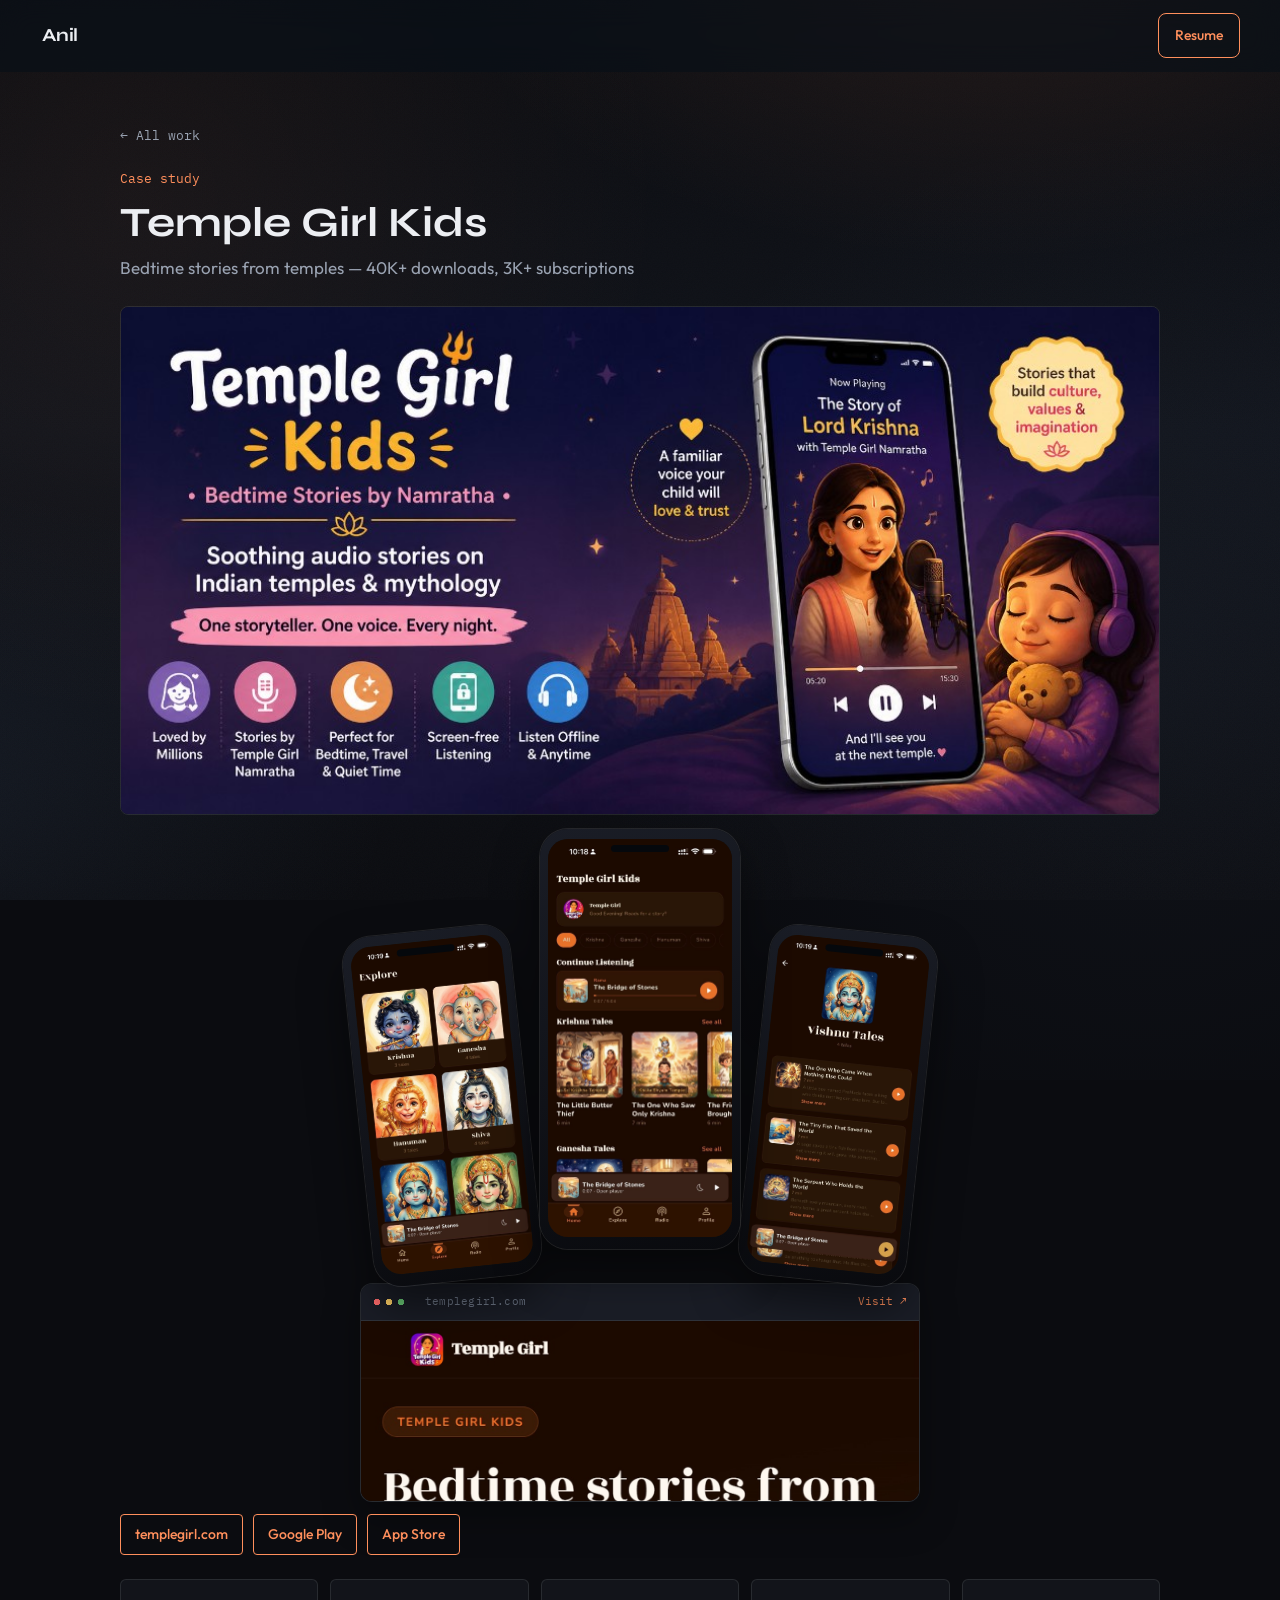
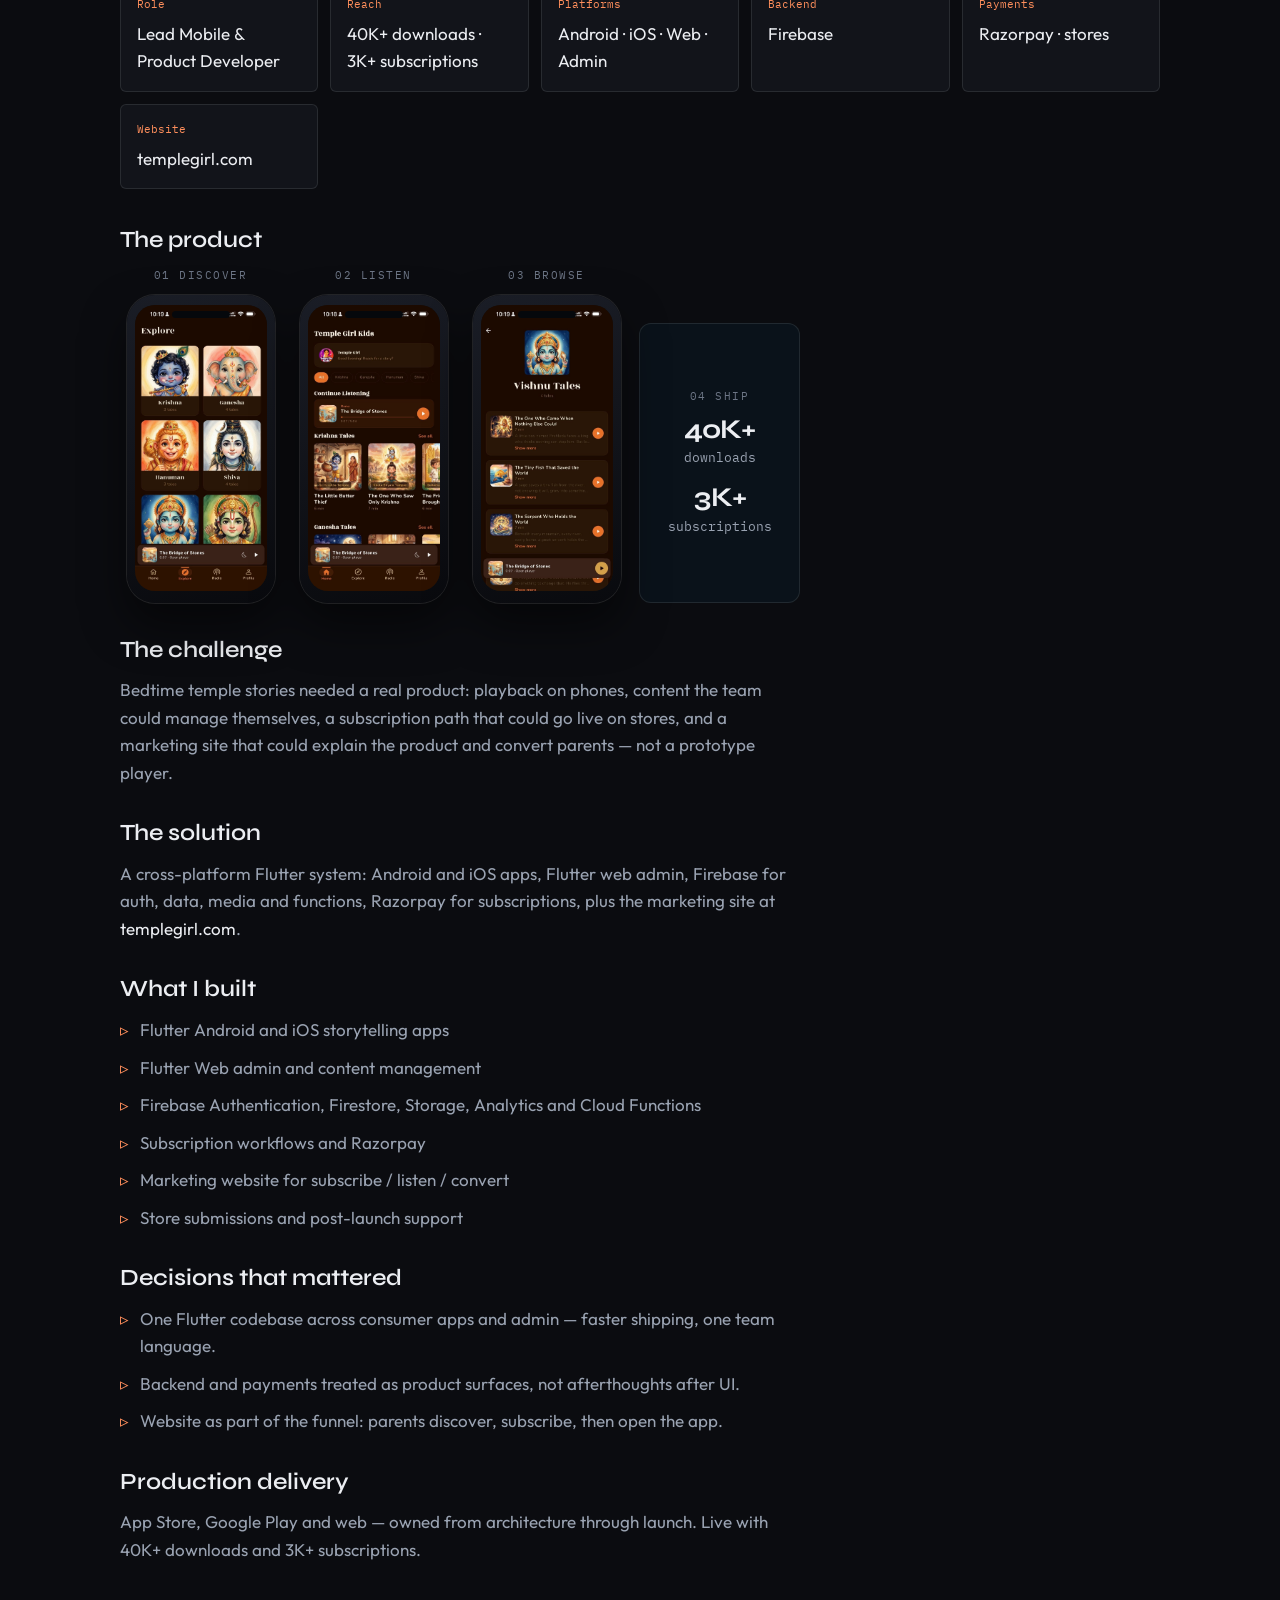
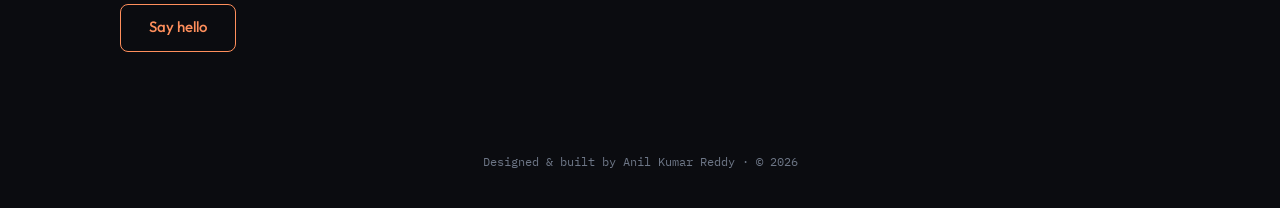
<file: work/temple-girl-kids.html>
<!DOCTYPE html>
<html lang="en">
<head>
  <meta charset="UTF-8">
  <meta name="viewport" content="width=device-width, initial-scale=1.0">
  <title>Temple Girl Kids — Case Study | Anil Kumar Reddy</title>
  <meta name="description" content="Case study: Temple Girl Kids, a premium audio storytelling platform for children built with Flutter, Firebase and Razorpay.">
  <link rel="canonical" href="https://anil-android-flutter.github.io/my-portfolio/work/temple-girl-kids.html">
  <meta property="og:title" content="Temple Girl Kids — Case Study">
  <meta property="og:description" content="Lead Mobile & Product Developer. Flutter, Firebase, Razorpay. Android, iOS and Web.">
  <meta property="og:image" content="https://anil-android-flutter.github.io/my-portfolio/assets/tgk-feature.png">
  <link rel="icon" href="../assets/favicon.svg" type="image/svg+xml">
  <link rel="preconnect" href="https://fonts.googleapis.com">
  <link rel="preconnect" href="https://fonts.gstatic.com" crossorigin>
  <link href="https://fonts.googleapis.com/css2?family=IBM+Plex+Mono:wght@400;500&family=Outfit:wght@400;500;600;700&family=Syne:wght@600;700;800&display=swap" rel="stylesheet">
  <link rel="stylesheet" href="../css/styles.css">
</head>
<body>
  <div class="fx" aria-hidden="true">
    <div class="fx-vignette"></div>
    <div class="fx-orbs"></div>
    <div class="fx-grain"></div>
  </div>
  <header class="site-header">
    <a class="logo" href="../index.html" aria-label="Anil Kumar Reddy — Home">Anil</a>
    <nav class="nav-links">
      <a class="btn-resume" href="../assets/Anil_Lead_Software_Engineer.pdf" target="_blank" rel="noopener">Resume</a>
    </nav>
  </header>
  <main class="study-hero">
    <a class="back" href="../index.html#work">← All work</a>
    <p class="feat-kicker" style="margin-top:20px;">Case study</p>
    <h1>Temple Girl Kids</h1>
    <p class="feat-sub">Bedtime stories from temples — 40K+ downloads, 3K+ subscriptions</p>
    <div class="feat-visual">
      <img src="../assets/apps/tgk-banner.png" alt="Temple Girl Kids — bedtime stories">
    </div>
    <div class="phone-cluster" style="margin: 28px 0 16px;">
      <figure class="phone tilt-l">
        <img src="../assets/apps/tgk-shot1.jpg?v=hd3" alt="Explore collections" width="390" height="844">
      </figure>
      <figure class="phone phone-hero">
        <img src="../assets/apps/tgk-shot0.jpg?v=hd3" alt="Home with continue listening" width="390" height="844">
      </figure>
      <figure class="phone tilt-r">
        <img src="../assets/apps/tgk-shot2.jpg?v=hd3" alt="Story list with player" width="390" height="844">
      </figure>
    </div>
    <a class="site-card site-card-study" href="https://www.templegirl.com/" target="_blank" rel="noopener">
      <div class="site-card-bar">
        <span class="site-card-dots" aria-hidden="true"></span>
        <span class="site-card-url">templegirl.com</span>
        <span class="site-card-go">Visit ↗</span>
      </div>
      <img src="../assets/apps/templegirl-web.jpg?v=hd5" alt="templegirl.com website" width="1200" height="420" decoding="async">
    </a>
    <div class="store-links">
      <a class="store-btn" href="https://www.templegirl.com/" target="_blank" rel="noopener">templegirl.com</a>
      <a class="store-btn" href="https://play.google.com/store/apps/details?id=com.templegirlkids.templegirl" target="_blank" rel="noopener">Google Play</a>
      <a class="store-btn" href="https://apps.apple.com/us/app/temple-girl-kids/id6772048283" target="_blank" rel="noopener">App Store</a>
    </div>
    <div class="feat-meta">
      <div class="meta"><small>Role</small>Lead Mobile &amp; Product Developer</div>
      <div class="meta"><small>Reach</small>40K+ downloads · 3K+ subscriptions</div>
      <div class="meta"><small>Platforms</small>Android · iOS · Web · Admin</div>
      <div class="meta"><small>Backend</small>Firebase</div>
      <div class="meta"><small>Payments</small>Razorpay · stores</div>
      <div class="meta"><small>Website</small>templegirl.com</div>
    </div>
    <article class="prose">
      <h2>The product</h2>
      <ol class="seq" aria-label="Product sequence">
        <li>
          <span>01 Discover</span>
          <figure class="phone">
            <img src="../assets/apps/tgk-shot1.jpg?v=hd3" alt="Explore collections" width="390" height="844">
          </figure>
        </li>
        <li>
          <span>02 Listen</span>
          <figure class="phone">
            <img src="../assets/apps/tgk-shot0.jpg?v=hd3" alt="Home with continue listening" width="390" height="844">
          </figure>
        </li>
        <li>
          <span>03 Browse</span>
          <figure class="phone">
            <img src="../assets/apps/tgk-shot2.jpg?v=hd3" alt="Story list with player" width="390" height="844">
          </figure>
        </li>
        <li class="seq-ship">
          <span>04 Ship</span>
          <p class="stat-pair">
            <span><strong>40K+</strong> downloads</span>
            <span><strong>3K+</strong> subscriptions</span>
          </p>
        </li>
      </ol>
      <h2>The challenge</h2>
      <p>Bedtime temple stories needed a real product: playback on phones, content the team could manage themselves, a subscription path that could go live on stores, and a marketing site that could explain the product and convert parents — not a prototype player.</p>
      <h2>The solution</h2>
      <p>A cross-platform Flutter system: Android and iOS apps, Flutter web admin, Firebase for auth, data, media and functions, Razorpay for subscriptions, plus the marketing site at <a href="https://www.templegirl.com/" target="_blank" rel="noopener">templegirl.com</a>.</p>
      <h2>What I built</h2>
      <ul class="list">
        <li>Flutter Android and iOS storytelling apps</li>
        <li>Flutter Web admin and content management</li>
        <li>Firebase Authentication, Firestore, Storage, Analytics and Cloud Functions</li>
        <li>Subscription workflows and Razorpay</li>
        <li>Marketing website for subscribe / listen / convert</li>
        <li>Store submissions and post-launch support</li>
      </ul>
      <h2>Decisions that mattered</h2>
      <ul class="list">
        <li>One Flutter codebase across consumer apps and admin — faster shipping, one team language.</li>
        <li>Backend and payments treated as product surfaces, not afterthoughts after UI.</li>
        <li>Website as part of the funnel: parents discover, subscribe, then open the app.</li>
      </ul>
      <h2>Production delivery</h2>
      <p>App Store, Google Play and web — owned from architecture through launch. Live with 40K+ downloads and 3K+ subscriptions.</p>
      <p style="margin-top:40px;"><a class="btn-outline" href="../index.html#contact">Say hello</a></p>
    </article>
  </main>
  <footer class="site-footer">Designed &amp; built by Anil Kumar Reddy · © 2026</footer>
  <script src="../js/main.js" defer></script>
</body>
</html>
</file>
<file: css/styles.css>
:root {
  --navy: #0b0c10;
  --navy-2: #12141a;
  --navy-3: #1c1f28;
  --light: #eceef2;
  --slate: #9aa3b2;
  --slate-2: #6d7686;
  --green: #ff8f5c;
  --green-dim: rgba(255, 143, 92, 0.12);
  --line: rgba(236, 238, 242, 0.1);
  --shadow: rgba(0, 0, 0, 0.55);
  --sans: "Outfit", system-ui, sans-serif;
  --display: "Syne", "Outfit", sans-serif;
  --mono: "IBM Plex Mono", ui-monospace, monospace;
  --ease: cubic-bezier(0.22, 1, 0.36, 1);
  --max: 1040px;
  --text: 17px;
  --lh: 1.62;
}

*,
*::before,
*::after { box-sizing: border-box; margin: 0; padding: 0; }

html { scroll-behavior: smooth; }

@media (prefers-reduced-motion: reduce) {
  html { scroll-behavior: auto; }
  *, *::before, *::after {
    animation: none !important;
    transition: none !important;
  }
  .loader { display: none !important; }
  .hero-anim { opacity: 1 !important; transform: none !important; }
  .hero-float-a, .hero-float-b, .hero-float-c, .hero-phone, .flow li, .fx-orbs { animation: none !important; }
  .reveal { opacity: 1 !important; transform: none !important; }
}

body {
  background: var(--navy);
  color: var(--slate);
  font-family: var(--sans);
  font-size: var(--text);
  line-height: var(--lh);
  -webkit-font-smoothing: antialiased;
  overflow-x: hidden;
}

body.is-loading,
body.menu-open { overflow: hidden; }

::selection { background: rgba(232, 241, 248, 0.16); color: var(--light); }
a { color: var(--light); text-decoration: none; }
a:hover { color: var(--green); }
img {
  max-width: 100%;
  display: block;
  image-rendering: -webkit-optimize-contrast;
}
button { font: inherit; background: none; border: 0; color: inherit; cursor: pointer; }

.skip {
  position: absolute;
  left: 16px;
  top: -48px;
  z-index: 200;
  background: var(--green);
  color: var(--navy);
  padding: 8px 12px;
  border-radius: 4px;
}
:focus-visible {
  outline: 2px solid var(--green);
  outline-offset: 3px;
}

.site-header.scrolled {
  background: rgba(7, 16, 24, 0.78);
  backdrop-filter: blur(22px) saturate(1.2);
  box-shadow: 0 10px 30px rgba(2, 8, 16, 0.35);
}

.fx { position: fixed; inset: 0; pointer-events: none; z-index: 0; }
.fx-vignette {
  position: absolute;
  inset: 0;
  background:
    radial-gradient(1100px 640px at 78% -8%, rgba(255, 143, 92, 0.1), transparent 52%),
    radial-gradient(900px 560px at -8% 88%, rgba(92, 130, 180, 0.1), transparent 55%),
    linear-gradient(180deg, #0b0c10 0%, #10131a 48%, #0b0c10 100%);
}
.fx-orbs {
  position: absolute;
  inset: -20%;
  background:
    radial-gradient(circle at 22% 30%, rgba(255, 143, 92, 0.05), transparent 32%),
    radial-gradient(circle at 78% 68%, rgba(100, 130, 180, 0.06), transparent 34%);
  animation: drift 22s ease-in-out infinite alternate;
}
.fx-grain {
  position: absolute;
  inset: 0;
  opacity: 0.02;
  background-image: url("data:image/svg+xml,%3Csvg xmlns='http://www.w3.org/2000/svg' width='160' height='160'%3E%3Cfilter id='n'%3E%3CfeTurbulence type='fractalNoise' baseFrequency='.8' numOctaves='2' stitchTiles='stitch'/%3E%3C/filter%3E%3Crect width='100%25' height='100%25' filter='url(%23n)'/%3E%3C/svg%3E");
}
.fx-spot {
  position: absolute;
  width: 640px;
  height: 640px;
  border-radius: 50%;
  background: radial-gradient(circle, rgba(255, 143, 92, 0.04), transparent 62%);
  transform: translate(-50%, -50%);
  left: 50%;
  top: 20%;
  transition: left 0.25s linear, top 0.25s linear;
}

@keyframes drift {
  to { transform: translate3d(4%, -3%, 0) scale(1.05); }
}

.loader {
  position: fixed;
  inset: 0;
  z-index: 80;
  display: grid;
  place-content: center;
  justify-items: center;
  gap: 18px;
  background: #08090c;
  transition: opacity 0.5s var(--ease), visibility 0.5s;
}
.loader.done {
  opacity: 0;
  visibility: hidden;
  pointer-events: none;
}
.loader-mark {
  width: 64px;
  height: 64px;
  display: grid;
  place-items: center;
  border: 2px solid var(--green);
  color: var(--green);
  font-family: var(--mono);
  font-size: 28px;
  font-weight: 500;
  border-radius: 8px;
  animation: pulse 1.2s ease-in-out infinite;
}
.loader-bar {
  width: 140px;
  height: 2px;
  background: var(--navy-3);
  overflow: hidden;
  border-radius: 99px;
}
.loader-bar i {
  display: block;
  height: 100%;
  width: 0;
  background: var(--green);
  animation: load 1.7s var(--ease) forwards;
}
.loader p {
  font-family: var(--mono);
  font-size: 11px;
  letter-spacing: 0.18em;
  text-transform: uppercase;
  color: var(--slate-2);
}
@keyframes pulse {
  50% { box-shadow: 0 0 0 10px var(--green-dim); }
}
@keyframes load {
  to { width: 100%; }
}

.site-header {
  position: fixed;
  inset: 0 0 auto;
  z-index: 40;
  height: 72px;
  display: flex;
  align-items: center;
  justify-content: space-between;
  padding: 0 40px;
  background: rgba(7, 16, 24, 0.55);
  backdrop-filter: blur(14px);
  border-bottom: 1px solid transparent;
  transform: translateY(0);
  transition: background 0.35s var(--ease), box-shadow 0.35s var(--ease), border-color 0.35s var(--ease);
}
.site-header.scrolled { border-bottom-color: var(--line); }
.logo {
  display: inline-flex;
  align-items: center;
  min-height: 42px;
  padding: 0 2px;
  color: var(--light);
  font-family: var(--display);
  font-weight: 700;
  font-size: 1.15rem;
  letter-spacing: -0.04em;
  border: 0;
  border-radius: 0;
  transition: color 0.2s;
}
.logo:hover { color: var(--green); background: transparent; }
.nav-links {
  display: flex;
  align-items: center;
  gap: 28px;
}
.nav-links ol {
  display: flex;
  gap: 28px;
  list-style: none;
}
.nav-links ol a {
  color: var(--slate);
  font-size: 14px;
  font-weight: 500;
  transition: color 0.2s;
}
.nav-links ol a:hover,
.nav-links ol a.is-active { color: var(--light); }
.btn-resume {
  border: 1px solid var(--green);
  color: var(--green) !important;
  padding: 10px 16px;
  border-radius: 8px;
  font-family: var(--sans);
  font-weight: 500;
  font-size: 14px !important;
}
.btn-resume:hover { background: var(--green-dim); }
.menu-toggle {
  display: none;
  width: 42px;
  height: 42px;
  border: 1px solid rgba(159, 179, 200, 0.28);
  border-radius: 6px;
}
.menu-toggle span,
.menu-toggle span::before,
.menu-toggle span::after {
  display: block;
  width: 16px;
  height: 2px;
  background: var(--light);
  margin: 0 auto;
  position: relative;
}
.menu-toggle span::before,
.menu-toggle span::after { content: ""; position: absolute; left: 0; }
.menu-toggle span::before { top: -5px; }
.menu-toggle span::after { top: 5px; }

main {
  position: relative;
  z-index: 2;
  width: min(var(--max), calc(100% - 64px));
  margin: 0 auto;
  padding: 0 0 80px;
}


.hero {
  position: relative;
  min-height: min(88vh, 760px);
  display: flex;
  align-items: center;
  padding: 120px 0 48px;
}
.hero-layout {
  width: 100%;
  display: grid;
  grid-template-columns: minmax(0, 1.05fr) minmax(260px, 0.95fr);
  gap: 40px 48px;
  align-items: center;
}
.hero-text { position: relative; z-index: 2; min-width: 0; }
.intro-line {
  font-family: var(--mono);
  color: var(--green);
  font-size: 12px;
  letter-spacing: 0.14em;
  text-transform: uppercase;
  margin-bottom: 16px;
}
.hero-name {
  font-family: var(--display);
  font-size: clamp(2.1rem, 4.2vw, 3.1rem);
  font-weight: 700;
  line-height: 1.08;
  color: var(--light);
  letter-spacing: -0.03em;
  margin: 0 0 14px;
}
.hero-tagline {
  font-family: var(--display);
  font-size: clamp(1.15rem, 2vw, 1.45rem);
  font-weight: 600;
  line-height: 1.3;
  color: var(--slate);
  letter-spacing: -0.03em;
  margin: 0 0 16px;
}
.hero-copy {
  max-width: 34em;
  margin-bottom: 28px;
  color: var(--slate);
  font-size: 17px;
  line-height: var(--lh);
}
.hero-actions {
  display: flex;
  flex-wrap: wrap;
  align-items: center;
  gap: 10px 22px;
}
.btn-text {
  font-family: var(--sans);
  font-weight: 500;
  font-size: 15px;
  color: var(--light);
  border-bottom: 1px solid rgba(154, 163, 178, 0.35);
  padding-bottom: 2px;
}
.btn-text:hover { color: var(--green); border-bottom-color: var(--green); }

.hero-gallery {
  position: relative;
  height: 460px;
  display: grid;
  place-items: center;
}
.hero-phone {
  position: absolute;
  padding: 9px 7px 11px;
  background: linear-gradient(165deg, #1a1d26, #090a0e);
  border-radius: 26px;
  box-shadow:
    0 0 0 1px rgba(255, 255, 255, 0.1),
    0 22px 48px rgba(0, 0, 0, 0.5);
  overflow: hidden;
}
.hero-phone img {
  width: 100%;
  height: auto;
  aspect-ratio: 9 / 19.5;
  object-fit: cover;
  object-position: top center;
  border-radius: 18px;
  display: block;
}
.hero-phone-a {
  width: 190px;
  left: 18%;
  top: 24px;
  z-index: 3;
  transform: rotate(-7deg);
  animation: floatA 7s ease-in-out infinite;
}
.hero-phone-b {
  width: 168px;
  right: 8%;
  top: 0;
  z-index: 2;
  transform: rotate(8deg);
  animation: floatB 8s ease-in-out infinite;
}
.hero-phone-c {
  width: 150px;
  right: 28%;
  bottom: 12px;
  z-index: 4;
  transform: rotate(3deg);
  animation: floatC 6.5s ease-in-out infinite;
}
@keyframes floatA { 50% { transform: rotate(-7deg) translateY(-10px); } }
@keyframes floatB { 50% { transform: rotate(8deg) translateY(10px); } }
@keyframes floatC { 50% { transform: rotate(3deg) translateY(-8px); } }

.browser-frame {
  position: relative;
  width: 100%;
  border: 1px solid var(--line);
  border-radius: 14px;
  overflow: hidden;
  background: #12141a;
  box-shadow: 0 28px 60px rgba(0, 0, 0, 0.45);
}
.browser-chrome {
  display: flex;
  align-items: center;
  gap: 6px;
  padding: 10px 14px;
  background: #1a1d26;
  border-bottom: 1px solid var(--line);
}
.browser-chrome span {
  width: 8px;
  height: 8px;
  border-radius: 50%;
  background: #3a4050;
}
.browser-chrome span:nth-child(1) { background: #ff6b6b; }
.browser-chrome span:nth-child(2) { background: #ffd166; }
.browser-chrome span:nth-child(3) { background: #6bcb77; }
.browser-chrome p {
  margin: 0 0 0 10px;
  font-family: var(--mono);
  font-size: 11px;
  color: var(--slate-2);
  letter-spacing: 0.02em;
}
.browser-frame img {
  width: 100%;
  height: auto;
  aspect-ratio: 1200 / 900;
  object-fit: contain;
  object-position: top center;
  display: block;
  background: #1a0f0a;
}
.browser-frame-wide {
  display: block;
  width: 100%;
  max-width: min(860px, 100%);
  margin: 28px auto 8px;
  color: inherit;
  text-decoration: none;
  transition: transform 0.3s var(--ease), border-color 0.2s;
}
.browser-frame-wide:hover {
  transform: translateY(-3px);
  border-color: rgba(255, 143, 92, 0.35);
  color: inherit;
}
.browser-frame-lg {
  display: block;
  color: inherit;
  text-decoration: none;
}

/* Compact website preview — no tall scroll mockup */
.site-card {
  display: block;
  width: 100%;
  max-width: 520px;
  margin: 20px auto 4px;
  border: 1px solid var(--line);
  border-radius: 12px;
  overflow: hidden;
  background: #12141a;
  color: inherit;
  text-decoration: none;
  box-shadow: 0 16px 36px rgba(0, 0, 0, 0.35);
  transition: transform 0.25s var(--ease), border-color 0.2s;
}
.site-card:hover {
  transform: translateY(-2px);
  border-color: rgba(255, 143, 92, 0.35);
  color: inherit;
}
.site-card-bar {
  display: flex;
  align-items: center;
  gap: 10px;
  padding: 9px 12px;
  background: #1a1d26;
  border-bottom: 1px solid var(--line);
}
.site-card-dots {
  width: 42px;
  height: 8px;
  flex-shrink: 0;
  border-radius: 99px;
  background:
    radial-gradient(circle at 4px 50%, #ff6b6b 3px, transparent 3.5px),
    radial-gradient(circle at 16px 50%, #ffd166 3px, transparent 3.5px),
    radial-gradient(circle at 28px 50%, #6bcb77 3px, transparent 3.5px);
}
.site-card-url {
  flex: 1;
  min-width: 0;
  font-family: var(--mono);
  font-size: 11px;
  color: var(--slate-2);
  letter-spacing: 0.02em;
}
.site-card-go {
  font-family: var(--mono);
  font-size: 11px;
  color: var(--green);
  white-space: nowrap;
}
.site-card img {
  display: block;
  width: 100%;
  height: 168px;
  object-fit: cover;
  object-position: top center;
  background: #1a0f0a;
}
.site-card-study {
  max-width: 560px;
  margin: 20px auto 8px;
}
.site-card-study img {
  height: 180px;
}

.hero-anim {
  opacity: 0;
  transform: translateY(18px);
}
body.ready .hero-anim {
  animation: rise 0.8s var(--ease) forwards;
}
body.ready .hero-anim:nth-child(1) { animation-delay: 0.08s; }
body.ready .hero-anim:nth-child(2) { animation-delay: 0.18s; }
body.ready .hero-anim:nth-child(3) { animation-delay: 0.28s; }
body.ready .hero-anim:nth-child(4) { animation-delay: 0.38s; }
body.ready .hero-anim:nth-child(5) { animation-delay: 0.48s; }
@keyframes rise {
  to { opacity: 1; transform: none; }
}

.btn-outline {
  display: inline-flex;
  align-items: center;
  justify-content: center;
  min-height: 48px;
  padding: 0 28px;
  border: 1px solid var(--green);
  color: var(--green);
  border-radius: 8px;
  font-family: var(--sans);
  font-weight: 500;
  font-size: 15px;
  width: fit-content;
  transition: background 0.2s, transform 0.25s var(--ease), color 0.2s;
}
.btn-outline:hover {
  background: var(--green);
  color: #0b0c10;
  transform: translateY(-2px);
}
.btn-lg { min-height: 56px; padding: 0 36px; font-size: 15px; }

.proof-band {
  margin: 8px 0 24px;
  padding: 28px 0;
  border-top: 1px solid var(--line);
  border-bottom: 1px solid var(--line);
}
.proof {
  list-style: none;
  display: grid;
  grid-template-columns: repeat(4, minmax(0, 1fr));
  gap: 12px 16px;
  margin: 0;
  padding: 0;
  border: 0;
}
.proof strong {
  display: block;
  font-family: var(--display);
  font-size: 1.55rem;
  font-weight: 700;
  font-variant-numeric: tabular-nums;
  color: var(--light);
  letter-spacing: -0.03em;
}
.proof span {
  display: block;
  margin-top: 4px;
  font-family: var(--mono);
  font-size: 12px;
  color: var(--slate);
}

.block {
  padding: 82px 0;
  scroll-margin-top: 88px;
}
.numbered {
  font-family: var(--display);
  font-size: clamp(1.45rem, 2.4vw, 1.85rem);
  font-weight: 700;
  color: var(--light);
  display: flex;
  align-items: baseline;
  gap: 12px;
  margin-bottom: 28px;
  letter-spacing: -0.03em;
}
.numbered span {
  font-family: var(--mono);
  font-size: 14px;
  font-weight: 500;
  color: var(--green);
}
.numbered::after {
  content: "";
  flex: 1;
  max-width: 220px;
  height: 1px;
  background: var(--line);
  margin-left: 8px;
}
.block-lead {
  margin: -12px 0 36px;
  max-width: 36em;
  font-size: 17px;
  line-height: var(--lh);
}

.about-grid {
  display: grid;
  grid-template-columns: 1.2fr 0.8fr;
  gap: 48px;
  align-items: start;
}
.about-copy p {
  margin-bottom: 16px;
  font-size: 17px;
  line-height: var(--lh);
}
.about-lead {
  font-family: var(--display);
  font-size: clamp(1.45rem, 2.4vw, 1.85rem);
  font-weight: 700;
  line-height: 1.25;
  letter-spacing: -0.03em;
  color: var(--light);
  margin-bottom: 18px !important;
}
.skill-row {
  list-style: none;
  display: flex;
  flex-wrap: wrap;
  gap: 10px 12px;
  margin: 28px 0 0;
}
.skill-row li {
  display: inline-flex;
  align-items: center;
  gap: 10px;
  padding: 8px 14px 8px 10px;
  background: var(--navy-2);
  border: 1px solid var(--line);
  border-radius: 8px;
}
.skill-row img {
  width: 26px;
  height: 26px;
  object-fit: contain;
  flex-shrink: 0;
}
.skill-row span {
  font-family: var(--mono);
  font-size: 13px;
  color: var(--light);
}
.skill-primary { margin-top: 28px; }
.skill-primary li {
  padding: 10px 16px 10px 12px;
  border-color: rgba(159, 179, 200, 0.22);
}
.skill-primary img { width: 30px; height: 30px; }
.skill-primary span { font-size: 14px; }
.skill-secondary {
  margin-top: 10px;
  opacity: 0.62;
}
.skill-secondary li {
  padding: 6px 12px 6px 8px;
  background: transparent;
  border-color: rgba(159, 179, 200, 0.1);
}
.skill-secondary img { width: 18px; height: 18px; }
.skill-secondary span {
  font-size: 13px;
  color: var(--slate);
}
.owns {
  list-style: none;
  display: grid;
  grid-template-columns: repeat(4, minmax(0, 1fr));
  gap: 14px;
  margin-top: 36px;
}
.owns li {
  padding: 20px 18px;
  background: var(--navy-2);
  border: 1px solid var(--line);
  border-radius: 8px;
}
.owns li p:first-child {
  font-family: var(--mono);
  font-size: 13px;
  color: var(--light);
  margin-bottom: 8px;
}
.owns li p:last-child {
  font-size: 16px;
  color: var(--slate);
  line-height: var(--lh);
  margin: 0;
}
.owns a {
  color: var(--light);
  border-bottom: 1px solid rgba(255, 143, 92, 0.4);
}
.owns a:hover { color: var(--green); }

.foundation {
  margin-top: 40px;
  padding: 24px 0 0;
  border-top: 1px solid var(--line);
}
.foundation-path {
  display: flex;
  flex-wrap: wrap;
  align-items: center;
  gap: 8px 10px;
  font-family: var(--mono);
  font-size: 12px;
  letter-spacing: 0.06em;
  color: var(--slate-2);
  margin-bottom: 14px;
}
.foundation-path span { color: var(--light); }
.foundation-path span:last-child { color: var(--green); }
.foundation-path i {
  width: 22px;
  height: 1px;
  background: var(--line);
  display: inline-block;
}
.foundation > p:last-child {
  max-width: 46em;
  font-size: 16.5px;
  line-height: var(--lh);
  color: var(--slate);
}

.about-visual {
  position: relative;
  max-width: 300px;
  margin-left: auto;
  z-index: 1;
}
.about-visual::after {
  content: "";
  position: absolute;
  inset: 14px -14px -14px 14px;
  border: 1px solid rgba(255, 143, 92, 0.28);
  border-radius: 8px;
  z-index: 0;
  transition: transform 0.25s var(--ease);
}
.about-visual:hover::after { transform: translate(6px, 6px); }
.about-visual img {
  position: relative;
  z-index: 1;
  width: 100%;
  height: auto;
  aspect-ratio: 2 / 3;
  object-fit: cover;
  object-position: center;
  border-radius: 8px;
  background: var(--navy-2);
  transition: transform 0.3s var(--ease);
}
.about-visual:hover img { transform: translateY(-3px); }

.jobs {
  display: grid;
  grid-template-columns: 240px 1fr;
  gap: 28px;
  min-height: 280px;
}
.job-panels { min-height: 240px; }
.job-panel {
  animation: fadePanel 0.45s var(--ease);
}
@keyframes fadePanel {
  from { opacity: 0; transform: translateX(14px); }
  to { opacity: 1; transform: none; }
}
.job-tabs {
  display: flex;
  flex-direction: column;
  border-left: 2px solid var(--navy-3);
}
.job-tabs button {
  text-align: left;
  padding: 14px 20px;
  font-family: var(--sans);
  font-size: 15px;
  font-weight: 500;
  line-height: 1.35;
  white-space: normal;
  color: var(--slate);
  border-left: 3px solid transparent;
  margin-left: -2px;
  transition: color 0.3s var(--ease), background 0.3s var(--ease), border-color 0.3s var(--ease), padding-left 0.3s var(--ease);
}
.job-tabs button small {
  display: block;
  font-family: var(--mono);
  font-size: 12px;
  font-weight: 400;
  letter-spacing: 0.04em;
  color: var(--slate-2);
  margin-top: 4px;
}
.job-tabs button[aria-selected="true"] {
  color: var(--light);
  background: rgba(255, 143, 92, 0.08);
  border-left-color: var(--green);
  padding-left: 24px;
}
.job-tabs button[aria-selected="true"] small { color: var(--slate); }
.job-tabs button:hover { color: var(--light); }
.job-panel h3 {
  font-family: var(--display);
  color: var(--light);
  font-size: clamp(1.2rem, 2vw, 1.5rem);
  font-weight: 700;
  line-height: 1.3;
  letter-spacing: -0.02em;
}
.job-panel h3 span {
  color: var(--slate);
  font-weight: 500;
  font-size: 1.05em;
}
.when {
  font-family: var(--mono);
  font-size: 13px;
  color: var(--slate-2);
  margin: 8px 0 16px;
}
.job-panel ul { list-style: none; }
.job-panel li {
  position: relative;
  padding-left: 22px;
  margin-bottom: 12px;
  font-size: 16.5px;
  line-height: var(--lh);
}
.job-panel li::before {
  content: "▹";
  position: absolute;
  left: 0;
  color: var(--green);
}

.showcase {
  margin-bottom: 40px;
  text-align: center;
}
.showcase h3 {
  font-family: var(--display);
  font-size: clamp(1.8rem, 3.8vw, 2.6rem);
  font-weight: 700;
  color: var(--light);
  letter-spacing: -0.035em;
  margin-bottom: 6px;
  line-height: 1.15;
}
.showcase-sub {
  font-family: var(--sans);
  font-size: 16px;
  color: var(--slate);
  margin-bottom: 14px;
}
.showcase-sub a {
  color: var(--light);
  border-bottom: 1px solid rgba(255, 143, 92, 0.45);
}
.showcase-sub a:hover { color: var(--green); }
.showcase-phones {
  margin: 8px 0 8px;
}
.showcase-role {
  display: flex;
  justify-content: center;
  flex-wrap: wrap;
  gap: 8px 28px;
  font-family: var(--mono);
  font-size: 12px;
  color: var(--slate-2);
  margin-bottom: 24px;
}
.showcase-role strong {
  display: block;
  margin-top: 4px;
  font-family: var(--sans);
  font-size: 14px;
  font-weight: 600;
  color: var(--light);
}
.catalog {
  margin: 48px 0 16px;
  padding: 28px 0 8px;
  border-top: 1px solid var(--line);
}
.catalog-title {
  font-family: var(--display);
  font-size: clamp(1.25rem, 2.2vw, 1.55rem);
  font-weight: 700;
  color: var(--light);
  letter-spacing: -0.03em;
  margin-bottom: 6px;
}
.catalog-lead {
  color: var(--slate);
  font-size: 15px;
  margin-bottom: 22px;
}
.catalog-grid {
  list-style: none;
  display: grid;
  grid-template-columns: repeat(3, minmax(0, 1fr));
  gap: 12px;
}
.catalog-grid li {
  padding: 16px 16px 14px;
  background: var(--navy-2);
  border: 1px solid var(--line);
  border-radius: 10px;
}
.catalog-type {
  display: block;
  font-family: var(--mono);
  font-size: 11px;
  letter-spacing: 0.08em;
  text-transform: uppercase;
  color: var(--green);
  margin-bottom: 8px;
}
.catalog-grid strong {
  display: block;
  font-family: var(--sans);
  font-size: 15px;
  font-weight: 600;
  color: var(--light);
  margin-bottom: 4px;
}
.catalog-grid em {
  font-style: normal;
  font-size: 13px;
  color: var(--slate-2);
}
.product-duo { display: none; }
.showcase-meta { max-width: 720px; margin: 20px auto 0; }
.showcase-copy {
  margin: 0 0 18px;
  color: var(--slate);
  font-size: 17px;
  line-height: var(--lh);
}
.showcase-copy strong { color: var(--light); }
.showcase-tags,
.showcase-links { justify-content: center; }
.link-primary {
  color: var(--green) !important;
  font-weight: 600;
}
.showcase-stage { display: none; }
.showcase-bg { display: none; }
.stat-pair {
  display: flex;
  justify-content: center;
  gap: 28px;
  flex-wrap: wrap;
  font-family: var(--mono);
  font-size: 13px;
  color: var(--slate);
}
.stat-pair strong {
  display: block;
  font-family: var(--display);
  font-size: 1.7rem;
  font-weight: 700;
  font-variant-numeric: tabular-nums;
  color: var(--light);
  letter-spacing: -0.03em;
  line-height: 1;
  margin-bottom: 4px;
}
.stat-pair.feat-stats { justify-content: flex-end; margin-bottom: 10px; }
.stat-huge {
  font-family: var(--display);
  font-size: clamp(2.4rem, 5vw, 3.4rem);
  font-weight: 700;
  font-variant-numeric: tabular-nums;
  color: var(--light);
  letter-spacing: -0.04em;
  line-height: 0.95;
  margin-bottom: 8px;
  background: none !important;
  border: 0 !important;
  padding: 0 !important;
  box-shadow: none !important;
}
.stat-huge span {
  display: block;
  margin-top: 8px;
  font-family: var(--mono);
  font-size: 13px;
  font-weight: 400;
  letter-spacing: 0.08em;
  text-transform: uppercase;
  color: var(--slate-2);
}

.phone {
  position: relative;
  width: 168px;
  flex: 0 0 168px;
  min-width: 0;
  padding: 10px 8px 12px;
  background: linear-gradient(165deg, #1a1d26, #090a0e);
  border-radius: 28px;
  box-shadow:
    0 0 0 1px rgba(255, 255, 255, 0.1),
    0 22px 44px rgba(0, 0, 0, 0.5);
}
.phone::before {
  content: "";
  position: absolute;
  top: 16px;
  left: 50%;
  width: 58px;
  height: 7px;
  transform: translateX(-50%);
  background: #05080c;
  border-radius: 99px;
  z-index: 2;
}
.phone img {
  width: 100%;
  height: auto;
  aspect-ratio: 9 / 19.5;
  max-height: none;
  border-radius: 20px;
  object-fit: cover;
  object-position: top center;
  background: #111;
  transform: none;
}
.phone-cluster {
  position: relative;
  z-index: 2;
  display: flex;
  justify-content: center;
  align-items: flex-end;
  gap: 14px;
}
.phone-cluster .phone-hero {
  width: 200px;
  flex-basis: 200px;
  z-index: 3;
  transform: translateY(-14px);
}
.phone-cluster .tilt-l { transform: translateY(18px) rotate(-6deg); }
.phone-cluster .tilt-r { transform: translateY(18px) rotate(6deg); }
.phone-row {
  display: flex;
  justify-content: center;
  gap: 12px;
  margin-top: 8px;
  position: relative;
  z-index: 2;
  padding: 0 8px 4px;
}
.phone-row .phone { width: 124px; flex-basis: 124px; }

.seq {
  list-style: none;
  display: grid;
  grid-template-columns: repeat(4, minmax(0, 1fr));
  gap: 12px;
  margin: 0 0 28px;
  align-items: end;
}
.seq > li {
  min-width: 0;
  text-align: center;
}
.seq > li > span {
  display: block;
  font-family: var(--mono);
  font-size: 11px;
  letter-spacing: 0.14em;
  text-transform: uppercase;
  color: var(--slate-2);
  margin-bottom: 10px;
}
.seq .phone {
  width: 100%;
  max-width: 148px;
  flex: none;
  margin: 0 auto;
}
.seq .phone img { height: auto; }
.seq-ship {
  display: flex;
  flex-direction: column;
  justify-content: center;
  min-height: 280px;
  padding: 20px 12px;
  border: 1px solid var(--line);
  border-radius: 12px;
  background: rgba(12, 24, 36, 0.55);
}
.seq-ship .stat-pair { flex-direction: column; gap: 16px; }
.seq-note {
  margin-top: 16px;
  font-family: var(--mono);
  font-size: 11px;
  color: var(--slate-2);
}

.metric-phones {
  display: flex;
  justify-content: center;
  gap: 10px;
  position: relative;
  z-index: 2;
}
.metric-phones .phone { width: 132px; flex-basis: 132px; }
.metric-phones .phone img { height: auto; }
.overlay-stat {
  position: absolute;
  left: 0;
  top: -8px;
  z-index: 1;
  opacity: 0.08;
  font-size: clamp(4rem, 10vw, 7rem);
  pointer-events: none;
  line-height: 0.8;
}
.feat-metric .feat-visual-stack { padding-top: 12px; }
.cap-list {
  list-style: none;
  display: flex;
  flex-wrap: wrap;
  gap: 8px;
  justify-content: center;
  margin-top: 14px;
}
.cap-list li {
  font-family: var(--mono);
  font-size: 11px;
  letter-spacing: 0.04em;
  color: var(--slate);
  padding: 6px 10px;
  border: 1px solid var(--line);
  border-radius: 99px;
}
.role-line {
  font-family: var(--mono);
  font-size: 13px;
  color: var(--slate);
  margin-bottom: 12px !important;
  background: none !important;
  border: 0 !important;
  padding: 0 !important;
  box-shadow: none !important;
}
.role-line strong { color: var(--light); font-family: var(--sans); font-weight: 600; }
.scale-band {
  display: grid;
  grid-template-columns: 1fr 1fr;
  gap: 12px;
  margin-bottom: 8px;
}
.scale-band p {
  margin: 0;
  font-family: var(--mono);
  font-size: 12px;
  color: var(--slate-2);
}
.scale-band strong {
  display: block;
  font-family: var(--display);
  font-size: clamp(2rem, 3.5vw, 2.6rem);
  font-weight: 700;
  color: var(--light);
  letter-spacing: -0.04em;
  line-height: 1;
  margin-bottom: 4px;
}
.feat-scale .phone-row { margin-top: 8px; }

.feat {
  display: grid;
  grid-template-columns: 1.15fr 0.9fr;
  gap: 0 20px;
  align-items: center;
  margin-bottom: 28px;
}
.feat-alt { grid-template-columns: 0.9fr 1.15fr; }
.feat-alt .feat-copy { order: -1; text-align: left; margin-right: -36px; margin-left: 0; }
.feat-copy {
  text-align: right;
  position: relative;
  z-index: 2;
  margin-left: -36px;
}
.feat-kicker {
  font-family: var(--mono);
  font-size: 13px;
  color: var(--green);
  margin-bottom: 8px;
}
.feat-copy h3 {
  font-family: var(--display);
  font-size: clamp(1.45rem, 2.2vw, 1.7rem);
  font-weight: 700;
  color: var(--light);
  margin-bottom: 14px;
  letter-spacing: -0.02em;
  line-height: 1.2;
}
.feat-copy p:not(.stat-huge):not(.stat-pair):not(.feat-kicker):not(.role-line) {
  background: var(--navy-2);
  border: 1px solid var(--line);
  padding: 20px 22px;
  border-radius: 6px;
  box-shadow: 0 20px 40px var(--shadow);
  margin-bottom: 16px;
  color: var(--slate);
  font-size: 16.5px;
  line-height: var(--lh);
}
.mini-tags {
  display: flex;
  flex-wrap: wrap;
  gap: 12px 16px;
  list-style: none;
  justify-content: flex-end;
  font-family: var(--mono);
  font-size: 12px;
  color: var(--slate-2);
  margin-bottom: 12px;
}
.feat-alt .mini-tags,
.feat-alt .feat-links { justify-content: flex-start; }
.feat-links {
  display: flex;
  gap: 16px;
  justify-content: flex-end;
  font-family: var(--mono);
  font-size: 13px;
}
.feat-links a {
  color: var(--light);
  transition: color 0.2s;
}
.feat-links a:hover { color: var(--green); }
.feat-visual-stack { position: relative; }
.feat-media {
  position: relative;
  border-radius: 8px;
  overflow: hidden;
  background: var(--navy-3);
  box-shadow: 0 16px 40px var(--shadow);
}
.feat-media img {
  width: 100%;
  max-height: 420px;
  object-fit: cover;
  object-position: top;
  transform: scale(1.02);
  transition: transform 0.5s var(--ease);
}
.feat-media.logo-tile {
  display: grid;
  place-items: center;
  min-height: 340px;
  padding: 36px;
  box-shadow: 0 16px 40px var(--shadow);
}
.feat-media.logo-tile img {
  width: auto;
  max-width: 100%;
  max-height: 280px;
  object-fit: contain;
  transform: none;
  filter: none;
}
.feat-media.logo-tile:hover img { transform: scale(1.03); }
.feat-media.feat-ill {
  min-height: 280px;
  padding: 0;
  overflow: hidden;
}
.feat-media.feat-ill img {
  width: 100%;
  height: 280px;
  object-fit: cover;
  object-position: center;
  opacity: 0.88;
}
.tile-tgk-ill { background: #1a0c22; }
.tile-reso-ill { background: #0c1208; }
.tile-patasala-ill { background: #12182e; }
.tile-tgk { background: #2a1038; padding: 0; overflow: hidden; }
.tile-tgk img {
  width: 100%;
  height: 340px;
  max-height: none;
  object-fit: cover;
  object-position: center;
}
.tile-reso { background: #10140a; padding: 48px; }
.tile-reso img {
  width: 168px;
  height: 168px;
  max-height: 168px;
  object-fit: contain;
  object-position: center;
  border-radius: 36px;
  background: #000;
  box-shadow: 0 12px 28px rgba(0, 0, 0, 0.35);
}
.tile-patasala { background: #2c3578; }
.tile-patasala img {
  width: 168px;
  height: 168px;
  max-height: 168px;
  border-radius: 36px;
  box-shadow: 0 12px 28px rgba(0, 0, 0, 0.35);
}
.tile-kitchen { background: #1c1410; }
.tile-iguru { background: #0c1220; }
.tile-bavya { background: #0a0a0a; }
.tile-expense { background: #0e1a18; color: var(--green); }
.tile-blew { background: #10161f; color: var(--green); }

.flow {
  list-style: none;
  display: grid;
  grid-template-columns: repeat(4, minmax(0, 1fr));
  gap: 0;
  margin-top: 14px;
  position: relative;
}
.flow li {
  position: relative;
  text-align: center;
  padding: 12px 8px;
  background: var(--navy-2);
  border: 1px solid var(--line);
  border-radius: 8px;
  margin: 0 4px;
}
.flow li:not(:last-child)::after {
  content: "";
  position: absolute;
  top: 50%;
  right: -8px;
  width: 8px;
  height: 1px;
  background: var(--green);
  opacity: 0.35;
  z-index: 1;
}
.flow strong {
  display: block;
  font-family: var(--mono);
  font-size: 12px;
  color: var(--light);
}
.flow span {
  display: block;
  margin-top: 4px;
  font-size: 11px;
  color: var(--slate-2);
}
.flow li:nth-child(1) { animation: flowPulse 3.6s var(--ease) infinite; }
.flow li:nth-child(2) { animation: flowPulse 3.6s var(--ease) 0.9s infinite; }
.flow li:nth-child(3) { animation: flowPulse 3.6s var(--ease) 1.8s infinite; }
.flow li:nth-child(4) { animation: flowPulse 3.6s var(--ease) 2.7s infinite; }
@keyframes flowPulse {
  0%, 70%, 100% { border-color: var(--line); }
  20% { border-color: rgba(255, 143, 92, 0.45); }
}
.story-rule {
  display: flex;
  align-items: center;
  gap: 16px;
  margin: 4px 0 40px;
  font-family: var(--mono);
  font-size: 11px;
  letter-spacing: 0.14em;
  text-transform: uppercase;
  color: var(--slate-2);
}
.story-rule::before,
.story-rule::after {
  content: "";
  flex: 1;
  height: 1px;
  background: var(--line);
}

.other-title {
  font-family: var(--display);
  color: var(--light);
  text-align: center;
  font-size: clamp(1.3rem, 2vw, 1.5rem);
  font-weight: 600;
  margin: 36px 0 8px;
}
.other-list {
  list-style: none;
  margin-top: 12px;
}
.other-list li {
  display: grid;
  grid-template-columns: 48px 72px 1fr;
  gap: 16px 18px;
  padding: 22px 0;
  border-bottom: 1px solid var(--line);
  align-items: center;
}
.other-thumb {
  width: 72px;
  height: 72px;
  margin: 0;
  border-radius: 10px;
  overflow: hidden;
  background: var(--navy-3);
  border: 1px solid var(--line);
}
.other-thumb img {
  width: 100%;
  height: 100%;
  object-fit: cover;
  object-position: top center;
}
.other-thumb-mark {
  display: grid;
  place-items: center;
}
.other-thumb-mark span {
  font-family: var(--mono);
  font-size: 10px;
  letter-spacing: 0.08em;
  text-transform: uppercase;
  color: var(--slate);
}
.other-idx {
  font-family: var(--mono);
  font-size: 13px;
  color: var(--green);
  padding-top: 4px;
}
.other-head {
  display: flex;
  justify-content: space-between;
  gap: 16px;
  align-items: baseline;
  flex-wrap: wrap;
  margin-bottom: 8px;
}
.other-list h4 {
  color: var(--light);
  font-family: var(--display);
  font-size: 1.25rem;
  font-weight: 600;
  letter-spacing: -0.02em;
}
.other-list p {
  color: var(--slate);
  font-size: 16.5px;
  line-height: var(--lh);
}
.other-list .mini {
  font-family: var(--mono);
  font-size: 12px;
  color: var(--slate-2);
}
.other-list .mini a { color: var(--slate); }
.other-list .mini a:hover { color: var(--green); }
.other-list li:hover h4 { color: #fff; }

.philosophy { padding-top: 64px; }
.philo-title {
  font-family: var(--display);
  font-size: clamp(1.8rem, 4vw, 2.7rem);
  font-weight: 700;
  color: var(--light);
  letter-spacing: -0.04em;
  line-height: 1.12;
  margin: 8px 0 32px;
}
.credo {
  list-style: none;
  display: grid;
  grid-template-columns: 1fr;
  gap: 0;
  border-top: 1px solid var(--line);
}
.credo li {
  display: grid;
  grid-template-columns: 52px 1fr;
  column-gap: 16px;
  padding: 20px 0;
  border-bottom: 1px solid var(--line);
}
.credo li span {
  font-family: var(--mono);
  font-size: 13px;
  color: var(--green);
  grid-row: 1 / span 2;
  padding-top: 4px;
}
.credo h3 {
  font-family: var(--display);
  font-size: 1.2rem;
  font-weight: 600;
  color: var(--light);
  letter-spacing: -0.02em;
  margin-bottom: 6px;
}
.credo p {
  font-size: 16.5px;
  line-height: var(--lh);
  max-width: 40em;
}
.reveal {
  opacity: 0;
  transform: translateY(14px);
  transition: opacity 0.7s var(--ease), transform 0.7s var(--ease);
}
.reveal.is-in {
  opacity: 1;
  transform: none;
}

.contact-block {
  text-align: center;
  max-width: 720px;
  margin: 0 auto;
  min-height: 72vh;
  display: flex;
  flex-direction: column;
  justify-content: center;
  padding-bottom: 32px;
  position: relative;
}
.contact-block::before {
  content: "";
  position: absolute;
  left: 50%;
  top: 50%;
  width: min(720px, 100%);
  height: 280px;
  transform: translate(-50%, -52%);
  background: radial-gradient(ellipse at center, rgba(255, 143, 92, 0.12), transparent 68%);
  pointer-events: none;
  z-index: -1;
}
.contact-block h2 {
  font-family: var(--display);
  font-size: clamp(2rem, 5vw, 3.2rem);
  font-weight: 700;
  color: var(--light);
  margin: 10px 0 20px;
  line-height: 1.12;
  letter-spacing: -0.04em;
}
.contact-block h2 em {
  display: block;
  font-style: normal;
  color: var(--slate);
  font-weight: 600;
}
.contact-block p {
  margin-bottom: 28px;
  font-size: 17px;
  line-height: var(--lh);
  max-width: 34em;
  margin-inline: auto;
}
.contact-offer {
  color: var(--slate);
}
.contact-block .feat-kicker {
  font-size: 13px;
  line-height: 1.4;
  margin-bottom: 8px;
  max-width: none;
}
.contact-block .btn-outline { margin-inline: auto; }
.contact-mail {
  margin-top: 36px;
  margin-bottom: 8px !important;
  font-family: var(--mono);
  font-size: 14px;
  letter-spacing: 0.03em;
}
.contact-mail a { color: var(--light); }
.contact-mail a:hover { color: var(--green); }
.contact-meta {
  margin-top: 8px;
  font-family: var(--mono);
  font-size: 13px;
  color: var(--slate-2);
}
.contact-meta a { color: var(--slate); }
.contact-meta a:hover { color: var(--green); }

.mobile-socials {
  display: flex;
  justify-content: center;
  flex-wrap: wrap;
  gap: 18px 22px;
  margin-top: 28px;
  font-family: var(--mono);
  font-size: 13px;
}
.menu-scrim {
  position: fixed;
  inset: 0;
  z-index: 35;
  background: rgba(5, 11, 18, 0.55);
  backdrop-filter: blur(4px);
}
.site-footer {
  position: relative;
  z-index: 2;
  text-align: center;
  padding: 20px 16px 36px;
  font-family: var(--mono);
  font-size: 12px;
  line-height: 1.7;
  color: var(--slate-2);
}

.feat-web .feat-copy { text-align: left; margin-left: 0; }
.web-preview {
  min-height: 260px;
  display: grid;
  align-content: center;
  gap: 10px;
  padding: 36px 28px;
  background:
    radial-gradient(500px 220px at 20% 20%, rgba(255, 143, 92, 0.16), transparent 60%),
    linear-gradient(160deg, #171a22, #0d0f14);
  border: 1px solid var(--line);
  border-radius: 14px;
}
.web-preview-mark {
  font-family: var(--display);
  font-size: 2.4rem;
  font-weight: 800;
  color: var(--light);
  letter-spacing: -0.05em;
  margin: 0;
}
.web-preview-url {
  font-family: var(--mono);
  font-size: 13px;
  color: var(--green);
  margin: 0;
}
.web-preview-line {
  font-size: 15px;
  color: var(--slate);
  margin: 0;
}
.job-panel a { color: var(--light); border-bottom: 1px solid rgba(255, 143, 92, 0.35); }
.job-panel a:hover { color: var(--green); }

.study-hero { padding-top: 120px; }
.study-hero h1 {
  font-family: var(--display);
  font-size: clamp(1.8rem, 3.5vw, 2.6rem);
  font-weight: 700;
  color: var(--light);
  margin: 10px 0 8px;
  line-height: 1.15;
}
.feat-sub {
  color: var(--slate);
  font-size: 17px;
  line-height: var(--lh);
}
.feat-visual { margin: 24px 0; }
.feat-visual img {
  width: 100%;
  border-radius: 8px;
  border: 1px solid var(--line);
}
.feat-meta {
  display: grid;
  grid-template-columns: repeat(5, 1fr);
  gap: 12px;
  margin: 24px 0 32px;
}
.meta {
  background: var(--navy-2);
  padding: 16px;
  border-radius: 6px;
  border: 1px solid var(--line);
  color: var(--light);
}
.meta small {
  display: block;
  font-family: var(--mono);
  font-size: 11px;
  color: var(--green);
  margin-bottom: 6px;
}
.shot-strip { display: flex; gap: 16px; overflow-x: auto; margin: 16px 0 24px; padding-bottom: 8px; }
.device-shot { flex: 0 0 180px; }
.device-shot img { border-radius: 10px; border: 1px solid var(--line); }
.store-links { display: flex; flex-wrap: wrap; gap: 10px; margin: 12px 0 24px; }
.store-btn {
  border: 1px solid var(--green);
  color: var(--green);
  padding: 8px 14px;
  border-radius: 4px;
  font-family: var(--sans);
  font-weight: 500;
  font-size: 14px;
}
.store-btn:hover { background: var(--green-dim); color: var(--green); }
.prose {
  max-width: 680px;
  font-size: 17px;
  line-height: var(--lh);
}
.prose h2 {
  font-family: var(--display);
  font-size: 1.45rem;
  font-weight: 600;
  color: var(--light);
  margin: 28px 0 8px;
}
.list { list-style: none; }
.list li { padding-left: 20px; position: relative; margin-bottom: 10px; }
.list li::before { content: "▹"; position: absolute; left: 0; color: var(--green); }
.back { font-family: var(--mono); font-size: 13px; color: var(--slate); }
.back:hover { color: var(--light); }

@media (max-width: 1080px) {
  main { width: min(var(--max), calc(100% - 48px)); }
}

@media (max-width: 1024px) {
  .hero-layout { grid-template-columns: 1fr; }
  .hero-gallery { height: 380px; margin-top: 8px; }
  .hero-phone-a { width: 150px; left: 12%; }
  .hero-phone-b { width: 132px; right: 10%; }
  .hero-phone-c { width: 120px; right: 30%; }
  .catalog-grid { grid-template-columns: repeat(2, minmax(0, 1fr)); }
  .hero-name { font-size: clamp(2.2rem, 6vw, 3.2rem); }
  .showcase h3 { font-size: clamp(1.6rem, 3.2vw, 2.1rem); }
  .seq { grid-template-columns: repeat(2, minmax(0, 1fr)); }
  .jobs { grid-template-columns: 210px 1fr; }
}

@media (max-width: 768px) {
  .hero-name { font-size: clamp(2.1rem, 9vw, 2.7rem); }
  .contact-block h2 { font-size: clamp(1.85rem, 8vw, 2.5rem); }
}

@media (max-width: 860px) {
  .site-header { padding: 0 20px; }
  .menu-toggle { display: grid; place-items: center; }
  .nav-links { display: none; }
  .site-header.open .nav-links {
    display: flex;
    flex-direction: column;
    position: absolute;
    top: 72px;
    right: 0;
    width: min(320px, 80vw);
    height: calc(100vh - 72px);
    background: var(--navy-2);
    padding: 48px 32px;
    gap: 28px;
    align-items: flex-start;
    box-shadow: -24px 0 60px var(--shadow);
  }
  .site-header.open .nav-links ol { flex-direction: column; gap: 22px; }
  .site-header.open .nav-links a { font-size: 18px; }
  .proof,
  .owns { grid-template-columns: 1fr 1fr; }
  .about-grid,
  .jobs,
  .feat,
  .feat-alt,
  .feat-meta { grid-template-columns: 1fr; }
  .feat-media.feat-ill img { height: 200px; }
  .feat-copy,
  .feat-alt .feat-copy { text-align: left; margin: 16px 0 0; }
  .mini-tags,
  .feat-links,
  .stat-pair.feat-stats { justify-content: flex-start; }
  .feat-alt .feat-copy { order: 0; }
  .job-tabs {
    flex-direction: row;
    overflow-x: auto;
    border-left: 0;
    border-bottom: 2px solid var(--navy-3);
  }
  .job-tabs button {
    white-space: nowrap;
    border-left: 0;
    border-bottom: 3px solid transparent;
    margin: 0 0 -2px;
    padding: 12px 16px;
  }
  .job-tabs button[aria-selected="true"] {
    border-bottom-color: var(--green);
    padding-left: 16px;
  }
  .about-visual { margin: 8px auto 0; }
  .hero { min-height: auto; padding: 112px 0 36px; }
  .hero-layout { grid-template-columns: 1fr; }
  .hero-gallery {
    height: 300px;
    order: -1;
    margin-bottom: 8px;
  }
  .hero-phone-a { width: 118px; left: 8%; top: 16px; }
  .hero-phone-b { width: 104px; right: 6%; }
  .hero-phone-c { width: 96px; right: 28%; bottom: 8px; }
  .hero-name { font-size: clamp(2.05rem, 10vw, 2.55rem); }
  .hero-copy { max-width: none; }
  .proof { grid-template-columns: 1fr 1fr; }
  .catalog-grid { grid-template-columns: 1fr 1fr; }
  .browser-frame-wide { margin-top: 20px; }
  .site-card { max-width: 100%; margin-top: 16px; }
  .site-card img { height: 140px; }
  .site-card-study img { height: 150px; }
  .phone-cluster .phone { width: 96px; flex-basis: 96px; }
  .phone-cluster .phone-hero { width: 118px; flex-basis: 118px; }
  .phone-cluster .tilt-l,
  .phone-cluster .tilt-r { transform: translateY(10px) rotate(0deg); }
  body { font-size: 16px; }
  .about-lead { font-size: 1.45rem !important; }
  .hero-copy,
  .about-copy p:not(.about-lead),
  .block-lead,
  .showcase-copy,
  .contact-block p,
  .job-panel li,
  .other-list p,
  .feat-copy p:not(.stat-huge):not(.stat-pair):not(.feat-kicker):not(.role-line) {
    font-size: 16px;
  }
  .feat-media.logo-tile { min-height: 240px; }
  .tile-tgk img { height: 260px; }
  .tile-patasala img { width: 140px; height: 140px; max-height: 140px; }
  .phone-row { margin-top: 8px; overflow-x: auto; justify-content: flex-start; }
  .metric-phones { overflow-x: auto; justify-content: flex-start; }
  .seq {
    display: flex;
    overflow-x: auto;
    scroll-snap-type: x mandatory;
    gap: 14px;
    padding-bottom: 8px;
  }
  .seq > li { flex: 0 0 168px; scroll-snap-align: start; }
  .seq-ship { min-height: 240px; flex-basis: 200px; }
  .flow { grid-template-columns: 1fr 1fr; gap: 8px; }
  .flow li { margin: 0; }
  .flow li::after { display: none; }
  .contact-block { min-height: auto; }
  .other-list li { grid-template-columns: 36px 56px 1fr; gap: 12px; padding: 18px 0; }
  .other-thumb { width: 56px; height: 56px; }
  .overlay-stat { display: none; }
  .foundation-path { font-size: 11px; }
}

@media (max-width: 390px) {
  .hero-name { font-size: 1.95rem; }
  .proof { grid-template-columns: 1fr 1fr; }
  .catalog-grid { grid-template-columns: 1fr; }
  .hero-gallery { height: 260px; }
  .hero-phone-a { width: 100px; }
  .hero-phone-b { width: 90px; }
  .hero-phone-c { width: 84px; }
  .phone-cluster .phone { width: 88px; flex-basis: 88px; }
  .phone-cluster .phone-hero { width: 108px; flex-basis: 108px; }
}
</file>
